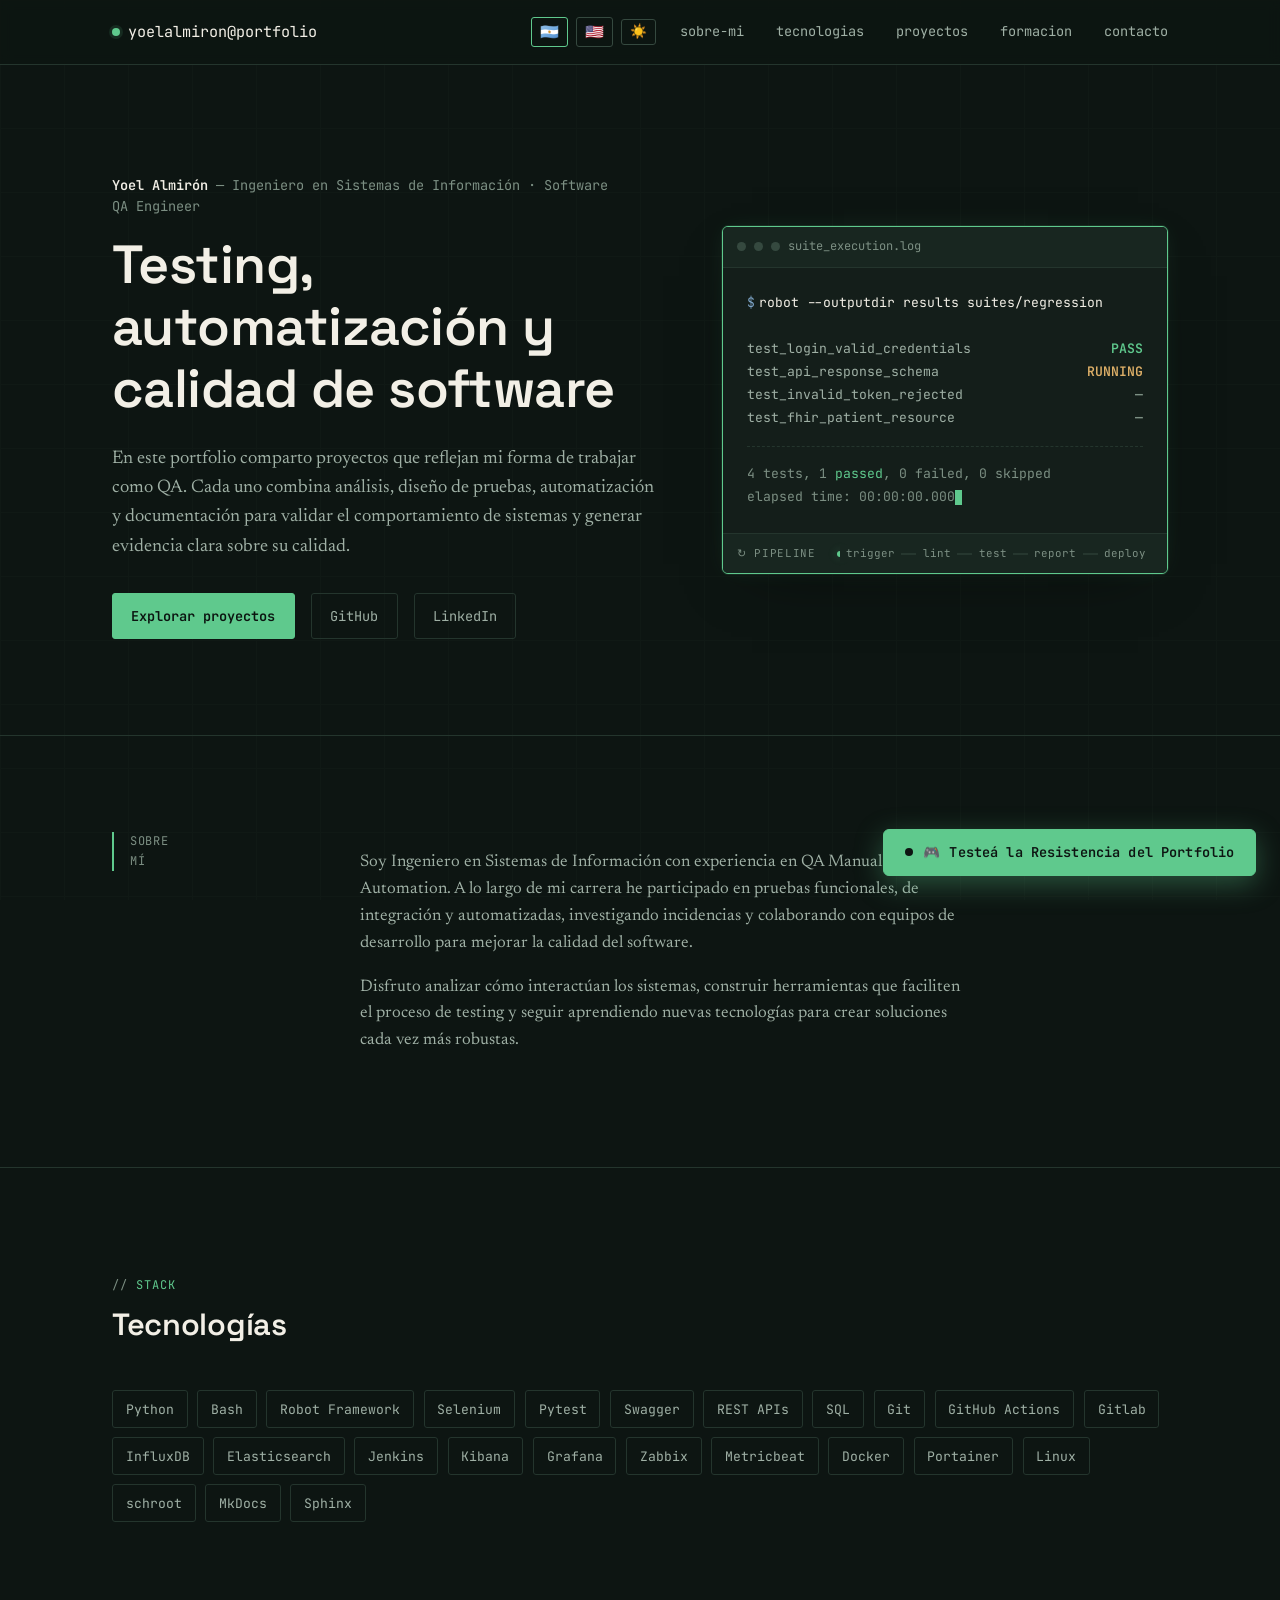
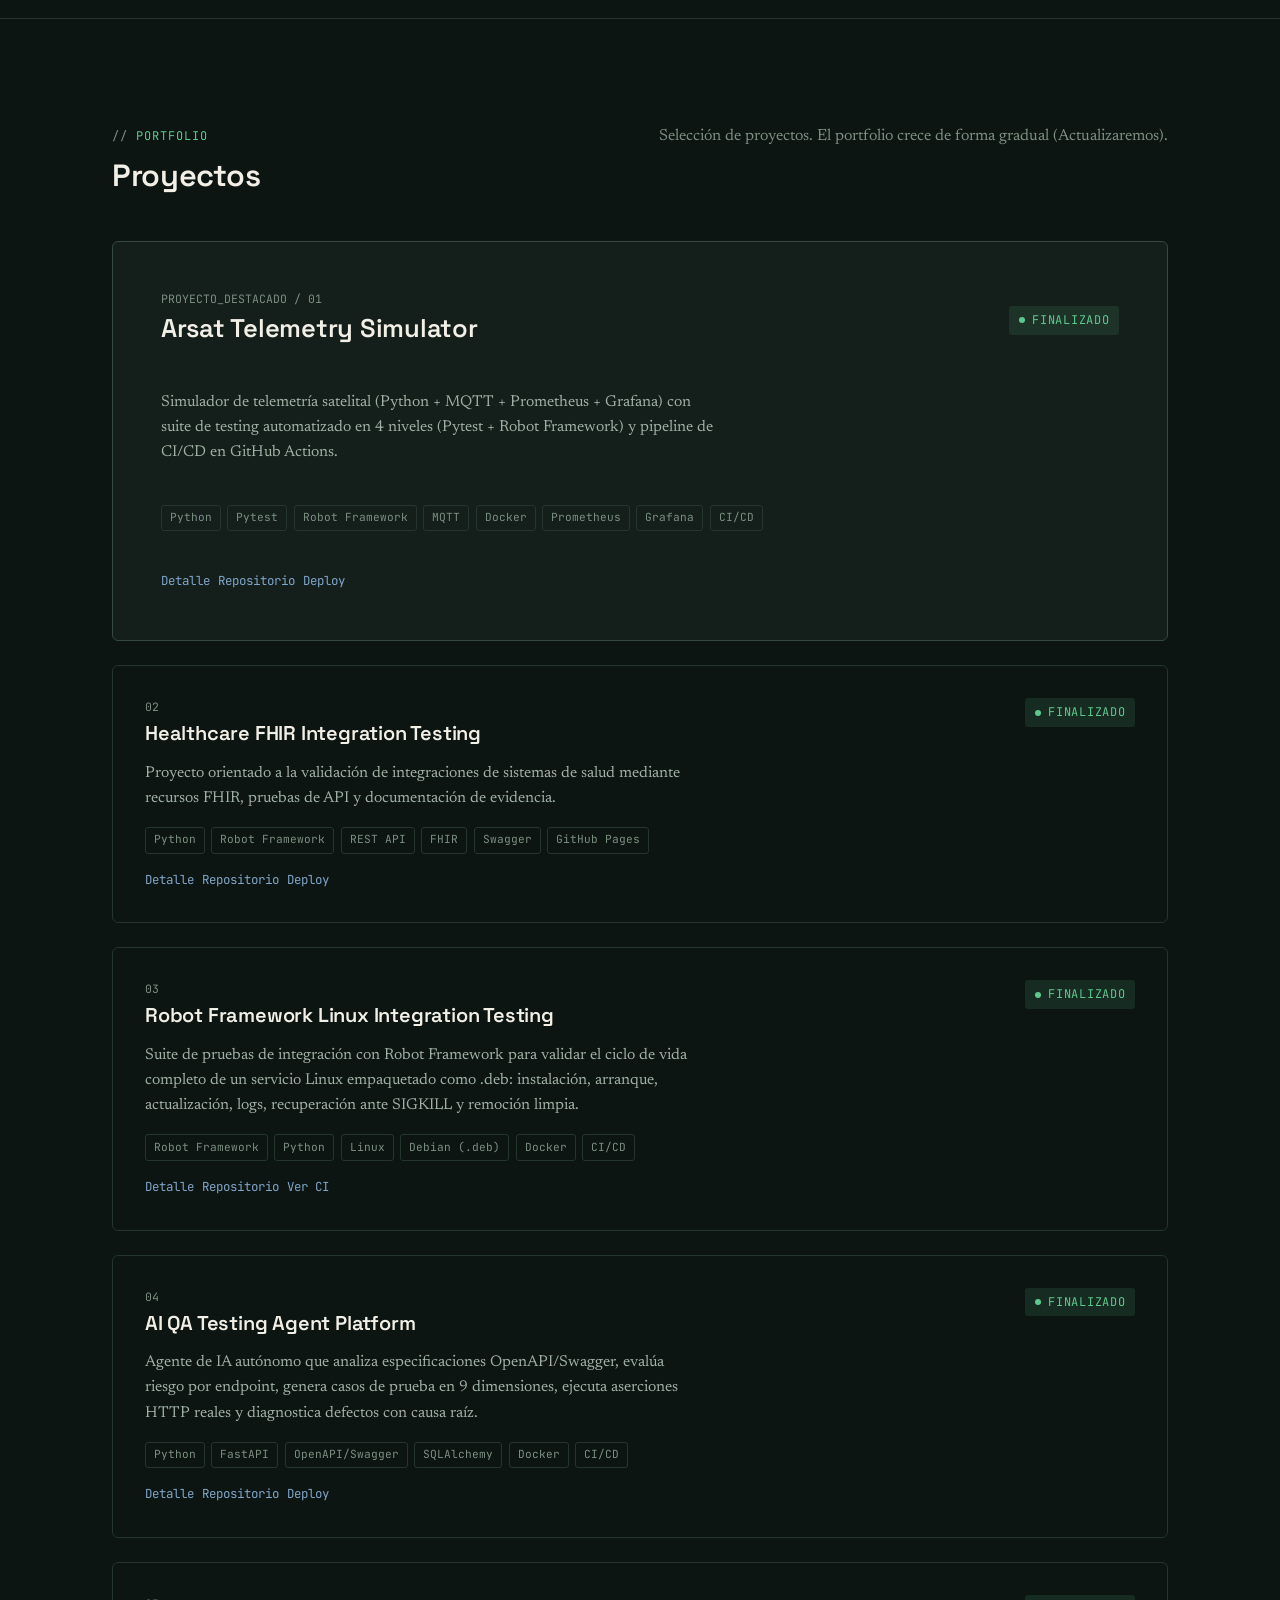
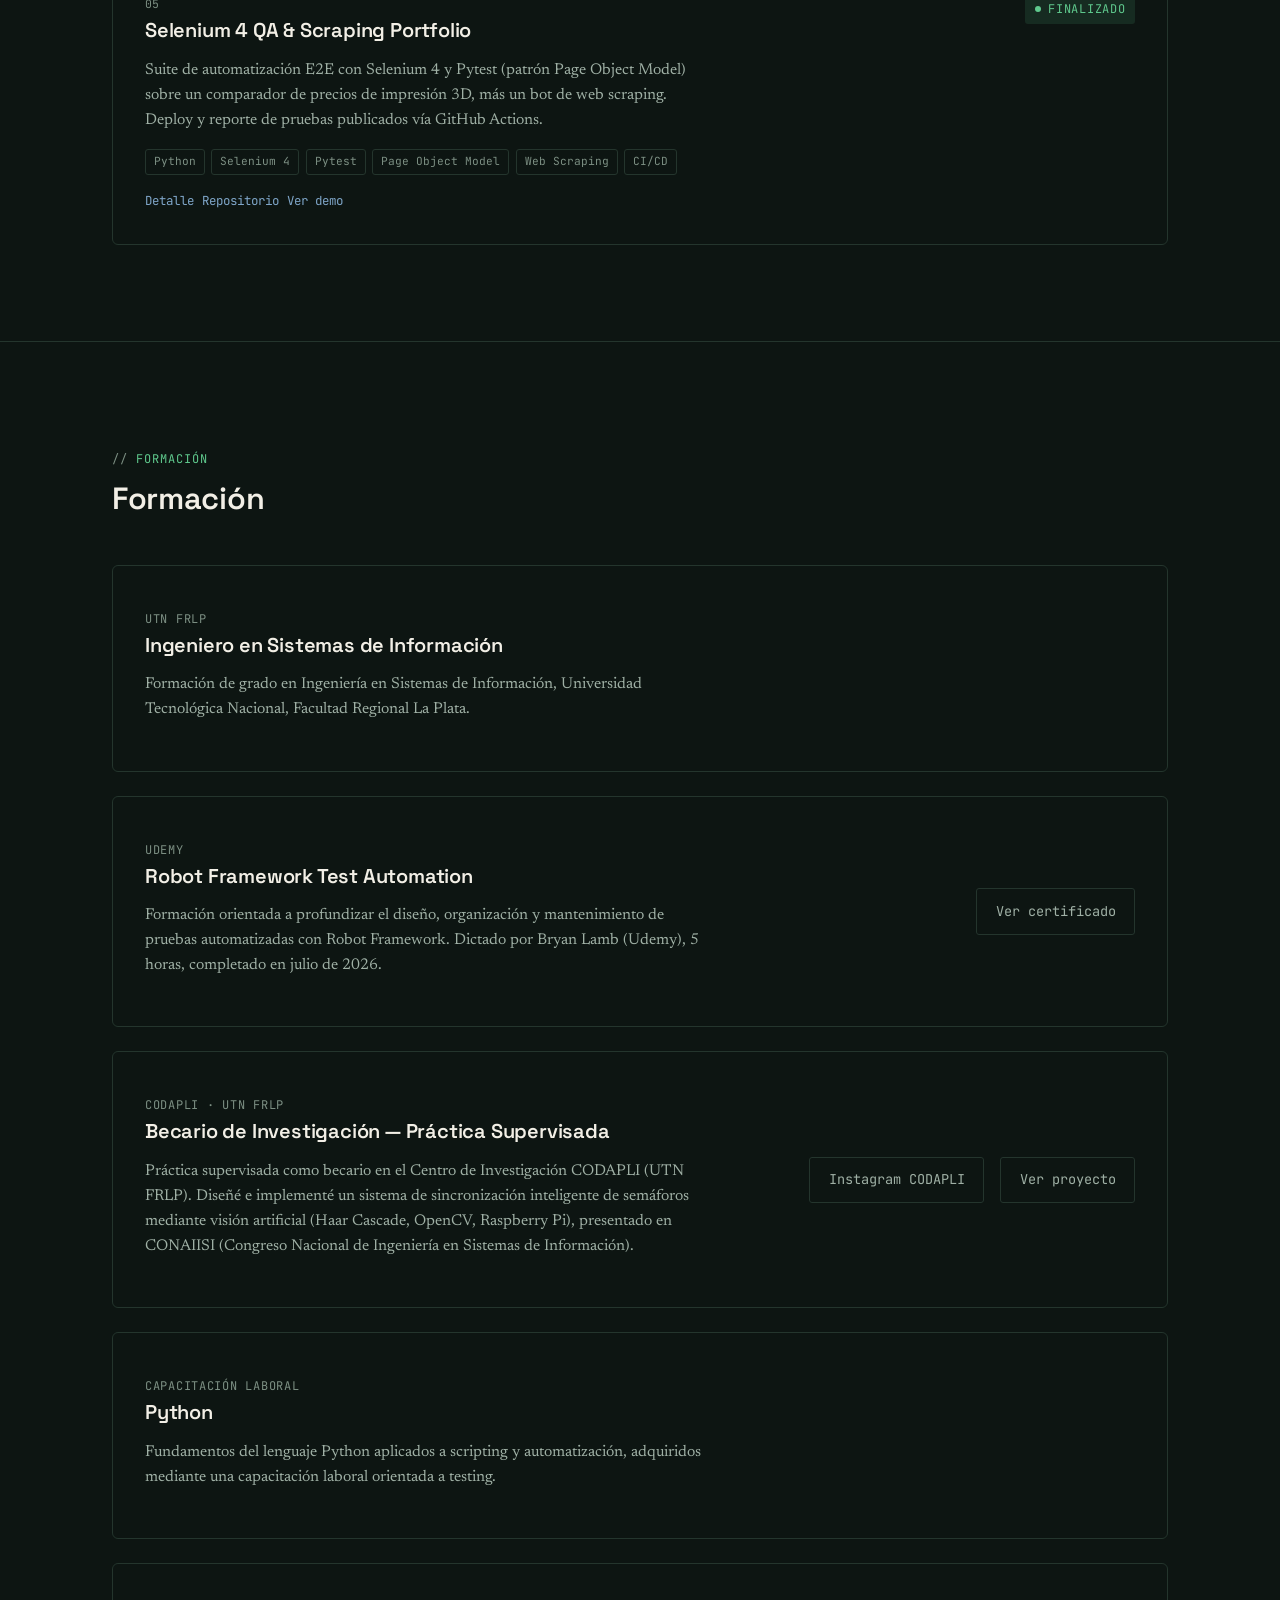
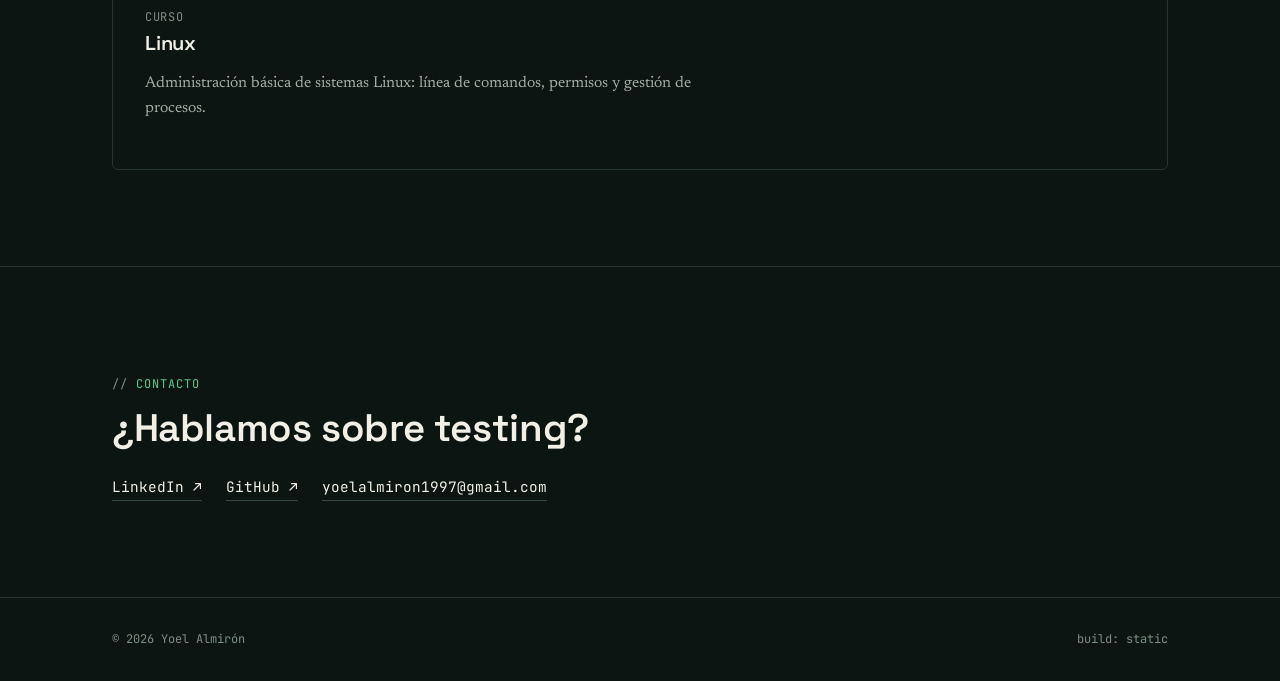
<file: index.html>
<!DOCTYPE html>
<html lang="es">
<head>
  <meta charset="UTF-8" />
  <meta name="viewport" content="width=device-width, initial-scale=1.0, viewport-fit=cover" />
  <title data-i18n="meta.title">Yoel Almirón — Tester de Software</title>
  <meta
    id="meta-description"
    name="description"
    data-i18n-attr="content:meta.description"
    content="Portfolio de Yoel Almirón, tester de software e Ingeniero en Sistemas de Información. Testing manual y automatizado, automatización con Robot Framework y Python, validación de APIs."
  />
  <link rel="icon" type="image/svg+xml" href="assets/favicon.svg" />

  <link rel="preconnect" href="https://fonts.googleapis.com" />
  <link rel="preconnect" href="https://fonts.gstatic.com" crossorigin />
  <link
    href="https://fonts.googleapis.com/css2?family=Space+Grotesk:wght@500;600;700&family=Newsreader:ital,opsz,wght@0,6..72,400;0,6..72,500;1,6..72,400&family=JetBrains+Mono:wght@400;500;600&display=swap"
    rel="stylesheet"
  />

  <link rel="stylesheet" href="styles.css" />
  <link rel="stylesheet" href="assets/game/qa-game.css" />
  <script>
    (function () {
      try {
        var t = localStorage.getItem("portfolio_theme");
        if (t === "light") document.documentElement.setAttribute("data-theme", "light");
      } catch (e) {}
    })();
  </script>
</head>
<body>
  <div class="bg-grid" aria-hidden="true"></div>

  <header class="site-nav">
    <nav class="wrap" aria-label="Navegación principal">
      <a href="#top" class="brand">
        <span class="dot" aria-hidden="true"></span>
        yoelalmiron@portfolio
      </a>
      <div class="nav-right">
        <div class="nav-controls">
          <button class="lang-toggle" type="button" data-lang="es" aria-label="Español">🇦🇷</button>
          <button class="lang-toggle" type="button" data-lang="en" aria-label="English">🇺🇸</button>
          <button class="theme-toggle" type="button" data-theme-toggle aria-label="Cambiar tema">☀️</button>
        </div>
        <button
          class="nav-toggle"
          type="button"
          data-nav-toggle
          aria-expanded="false"
          aria-controls="primary-nav"
        >
          menu
        </button>
        <ul class="nav-links" id="primary-nav" data-nav-links>
          <li><a href="#sobre-mi" data-i18n="nav.about">sobre-mi</a></li>
          <li><a href="#tecnologias" data-i18n="nav.tech">tecnologias</a></li>
          <li><a href="#proyectos" data-i18n="nav.projects">proyectos</a></li>
          <li><a href="#formacion" data-i18n="nav.education">formacion</a></li>
          <li><a href="#contacto" data-i18n="nav.contact">contacto</a></li>
        </ul>
      </div>
    </nav>
  </header>

  <main id="top">
    <!-- ============ HERO ============ -->
    <section class="hero">
      <div class="wrap">
        <div>
          <p class="hero-kicker">
            <strong>Yoel Almirón</strong> — <span data-i18n="hero.kicker">Ingeniero en Sistemas de Información · Software QA Engineer</span>
          </p>
        <h1 data-i18n="hero.title">Testing, automatización y calidad de software</h1>
        <p class="lead" data-i18n="hero.lead">
          En este portfolio comparto proyectos que reflejan mi forma de trabajar como QA. Cada uno combina análisis, diseño de pruebas, automatización y documentación para validar el comportamiento de sistemas y generar evidencia clara sobre su calidad.
        </p>
          <div class="btn-row">
            <a href="#proyectos" class="btn btn-primary" data-i18n="hero.btnExplore">Explorar proyectos</a>
            <a
              href="https://github.com/yoelalmiron1997"
              class="btn btn-ghost"
              target="_blank"
              rel="noopener noreferrer"
              >GitHub</a
            >
            <a
              href="https://www.linkedin.com/in/yoel-almiron/"
              class="btn btn-ghost"
              target="_blank"
              rel="noopener noreferrer"
              >LinkedIn</a
            >
          </div>
        </div>

        <div class="terminal" role="img" aria-label="Panel ilustrativo de ejecución de una suite de pruebas">
          <div class="terminal-bar">
            <span class="tdot" aria-hidden="true"></span>
            <span class="tdot" aria-hidden="true"></span>
            <span class="tdot" aria-hidden="true"></span>
            <span>suite_execution.log</span>
          </div>
          <div class="terminal-body" data-terminal>
            <div class="term-cmd-line">
              <span class="prompt">$</span>
              <span class="cmd" data-typewriter="robot --outputdir results suites/regression"></span
              ><span class="blink" data-cmd-cursor aria-hidden="true"></span>
            </div>
            <br />
            <div class="terminal-line" data-test-line data-final-label="PASS">
              <span class="name">test_login_valid_credentials</span>
              <span class="test-status" data-test-status>—</span>
            </div>
            <div class="terminal-line" data-test-line data-final-label="PASS">
              <span class="name">test_api_response_schema</span>
              <span class="test-status" data-test-status>—</span>
            </div>
            <div class="terminal-line" data-test-line data-final-label="PASS">
              <span class="name">test_invalid_token_rejected</span>
              <span class="test-status" data-test-status>—</span>
            </div>
            <div class="terminal-line" data-test-line data-final-label="PASS">
              <span class="name">test_fhir_patient_resource</span>
              <span class="test-status" data-test-status>—</span>
            </div>
            <div class="terminal-summary" data-term-summary>
              4 tests, <span data-term-passed>0</span> <span class="ok">passed</span>, 0 failed, 0 skipped
              <br />
              elapsed time: <span data-term-elapsed>00:00:00.000</span><span class="blink" aria-hidden="true"></span>
            </div>
          </div>
          <div class="pipeline" aria-hidden="true">
            <span class="pipeline-label">↻ pipeline</span>
            <div class="pipeline-track">
              <span class="pipeline-node" style="animation-delay:-1.8s">trigger</span>
              <span class="pipeline-node" style="animation-delay:-1s">lint</span>
              <span class="pipeline-node" style="animation-delay:0s">test</span>
              <span class="pipeline-node" style="animation-delay:1s">report</span>
              <span class="pipeline-node" style="animation-delay:1.8s">deploy</span>
              <span class="pipeline-runner"></span>
            </div>
          </div>
        </div>
      </div>
    </section>

    <!-- ============ SOBRE MÍ ============ -->
    <section class="section" id="sobre-mi">
      <div class="wrap">
        <div class="about-grid">
          <div class="label-col reveal" data-i18n-html="about.label">Sobre<br />mí</div>
          <div class="reveal">
            <p data-i18n="about.p1">
              Soy Ingeniero en Sistemas de Información con experiencia en QA Manual y Automation. 
              A lo largo de mi carrera he participado en pruebas funcionales, de integración y automatizadas, 
              investigando incidencias y colaborando con equipos de desarrollo para mejorar la calidad del software. 

            </p>
            <p data-i18n="about.p2">
              Disfruto analizar cómo interactúan los sistemas, construir herramientas que faciliten el proceso de 
              testing y seguir aprendiendo nuevas tecnologías para crear soluciones cada vez más robustas.
            </p>
          </div>
        </div>
      </div>
    </section>

    <!-- ============ TECNOLOGÍAS ============ -->
    <section class="section" id="tecnologias">
      <div class="wrap">
        <div class="section-head reveal">
          <div>
            <p class="eyebrow" data-i18n="tech.eyebrow">stack</p>
            <h2 data-i18n="tech.title">Tecnologías</h2>
          </div>
        </div>
        <div class="tech-grid reveal">
          <span class="tech-tag">Python</span>
          <span class="tech-tag">Bash</span>
          <span class="tech-tag">Robot Framework</span>
          <span class="tech-tag">Selenium</span>
          <span class="tech-tag">Pytest</span>
          <span class="tech-tag">Swagger</span>
          <span class="tech-tag">REST APIs</span>
          <span class="tech-tag">SQL</span>
          <span class="tech-tag">Git</span>
          <span class="tech-tag">GitHub Actions</span>
          <span class="tech-tag">Gitlab</span>
          <span class="tech-tag">InfluxDB</span>
          <span class="tech-tag">Elasticsearch</span>
          <span class="tech-tag">Jenkins</span>
          <span class="tech-tag">Kibana</span>
          <span class="tech-tag">Grafana</span>
          <span class="tech-tag">Zabbix</span>
          <span class="tech-tag">Metricbeat</span>
          <span class="tech-tag">Docker</span>
          <span class="tech-tag">Portainer</span>
          <span class="tech-tag">Linux</span>
          <span class="tech-tag">schroot</span>
          <span class="tech-tag">MkDocs</span>
          <span class="tech-tag">Sphinx</span>
        </div>
      </div>
    </section>

    <!-- ============ PROYECTOS ============ -->
    <section class="section" id="proyectos">
      <div class="wrap">
        <div class="section-head reveal">
          <div>
            <p class="eyebrow" data-i18n="projects.eyebrow">portfolio</p>
            <h2 data-i18n="projects.title">Proyectos</h2>
          </div>
          <p class="section-desc" data-i18n="projects.desc">Selección de proyectos. El portfolio crece de forma gradual (Actualizaremos).</p>
        </div>
        <div class="project-list" data-project-list>
          <!-- Se genera dinámicamente desde data/projects.js -->
        </div>
      </div>
    </section>

    <!-- ============ FORMACIÓN ============ -->
    <section class="section" id="formacion">
      <div class="wrap">
        <div class="section-head reveal">
          <div>
            <p class="eyebrow" data-i18n="edu.eyebrow">formación</p>
            <h2 data-i18n="edu.title">Formación</h2>
          </div>
        </div>
        <div class="edu-list">
          <div class="edu-block edu-block-single reveal">
            <div>
              <p class="edu-source">UTN FRLP</p>
              <h3 data-i18n="edu.utn.title">Ingeniero en Sistemas de Información</h3>
              <p class="project-desc" data-i18n="edu.utn.desc">
                Formación de grado en Ingeniería en Sistemas de Información, Universidad
                Tecnológica Nacional, Facultad Regional La Plata.
              </p>
            </div>
          </div>

          <div class="edu-block reveal">
            <div>
              <p class="edu-source">Udemy</p>
              <h3>Robot Framework Test Automation</h3>
              <p class="project-desc" data-i18n="edu.udemy.desc">
                Formación orientada a profundizar el diseño, organización y mantenimiento de
                pruebas automatizadas con Robot Framework. Dictado por Bryan Lamb (Udemy), 5
                horas, completado en julio de 2026.
              </p>
            </div>
            <a
              href="assets/certificates/robot-framework-level-2.jpg"
              class="btn btn-ghost"
              target="_blank"
              rel="noopener noreferrer"
              data-i18n="edu.udemy.cert"
              >Ver certificado</a
            >
          </div>

          <div class="edu-block reveal">
            <div>
              <p class="edu-source">CODAPLI · UTN FRLP</p>
              <h3 data-i18n="edu.codapli.title">Becario de Investigación — Práctica Supervisada</h3>
              <p class="project-desc" data-i18n="edu.codapli.desc">
                Práctica supervisada como becario en el Centro de Investigación CODAPLI (UTN
                FRLP). Diseñé e implementé un sistema de sincronización inteligente de
                semáforos mediante visión artificial (Haar Cascade, OpenCV, Raspberry Pi),
                presentado en CONAIISI (Congreso Nacional de Ingeniería en Sistemas de
                Información).
              </p>
            </div>
            <div class="btn-row">
              <a
                href="https://www.instagram.com/codapli/"
                class="btn btn-ghost"
                target="_blank"
                rel="noopener noreferrer"
                >Instagram CODAPLI</a
              >
              <a
                href="https://github.com/yoelalmiron1997/PS-Almiron"
                class="btn btn-ghost"
                target="_blank"
                rel="noopener noreferrer"
                data-i18n="edu.codapli.project"
                >Ver proyecto</a
              >
            </div>
          </div>

          <div class="edu-block edu-block-single reveal">
            <div>
              <p class="edu-source" data-i18n="edu.python.source">Capacitación laboral</p>
              <h3>Python</h3>
              <p class="project-desc" data-i18n="edu.python.desc">
                Fundamentos del lenguaje Python aplicados a scripting y automatización,
                adquiridos mediante una capacitación laboral orientada a testing.
              </p>
            </div>
          </div>

          <div class="edu-block edu-block-single reveal">
            <div>
              <p class="edu-source" data-i18n="edu.linux.source">Curso</p>
              <h3>Linux</h3>
              <p class="project-desc" data-i18n="edu.linux.desc">
                Administración básica de sistemas Linux: línea de comandos, permisos y gestión
                de procesos.
              </p>
            </div>
          </div>
        </div>
      </div>
    </section>

    <!-- ============ CONTACTO ============ -->
    <section class="section contact" id="contacto">
      <div class="wrap reveal">
        <p class="eyebrow" data-i18n="contact.eyebrow">contacto</p>
        <h2 data-i18n="contact.title">¿Hablamos sobre testing?</h2>
        <div class="contact-links">
          <a
            href="https://www.linkedin.com/in/yoel-almiron/"
            target="_blank"
            rel="noopener noreferrer"
            >LinkedIn ↗</a
          >
          <a href="https://github.com/yoelalmiron1997" target="_blank" rel="noopener noreferrer"
            >GitHub ↗</a
          >
          <a href="mailto:yoelalmiron1997@gmail.com">yoelalmiron1997@gmail.com</a>
        </div>
      </div>
    </section>
  </main>

  <footer class="site-footer">
    <div class="wrap">
      <span>© <span data-year>2026</span> Yoel Almirón</span>
      <span data-i18n="footer.build">build: static </span>
    </div>
  </footer>

  <script src="assets/theme.js"></script>
  <script src="assets/i18n/dictionary.js"></script>
  <script src="data/projects.js"></script>
  <script src="script.js"></script>
  <script src="assets/i18n/i18n.js"></script>
  <script src="assets/game/qa-game.js"></script>
</body>
</html>
</file>
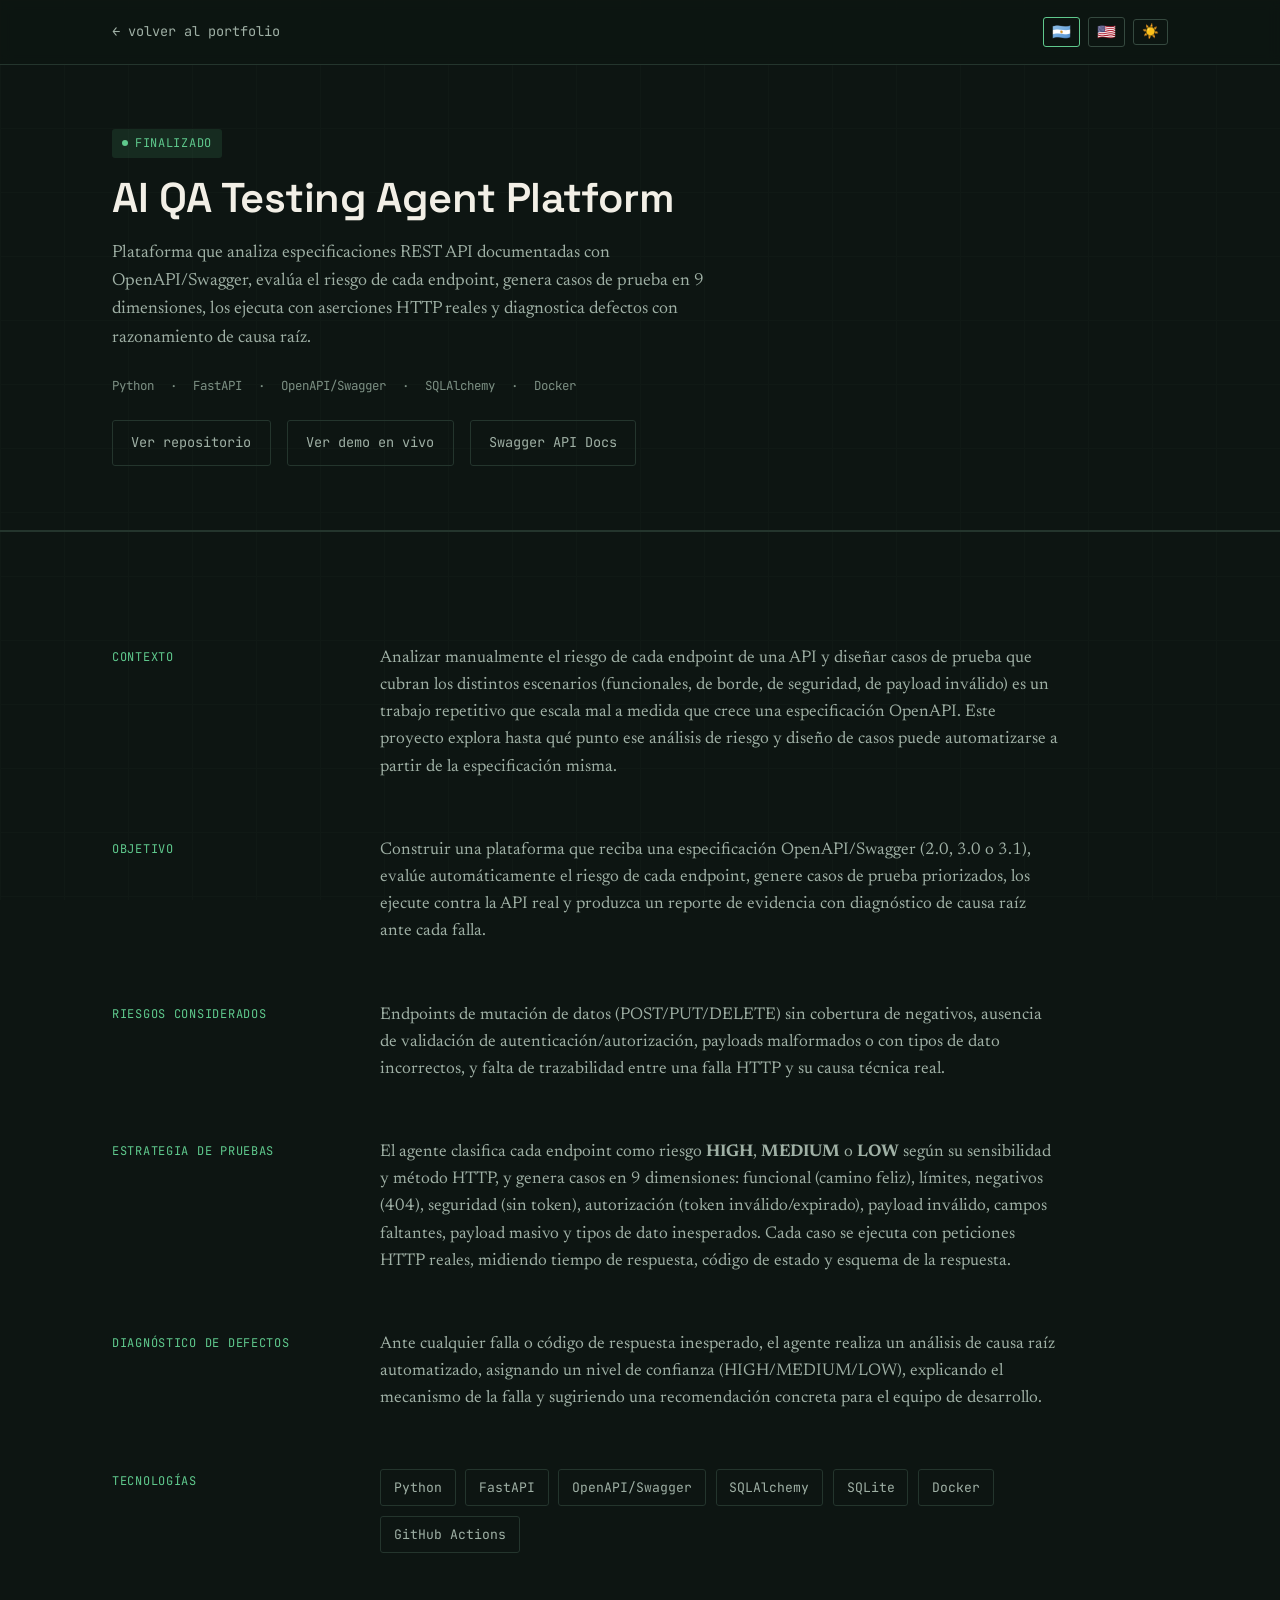
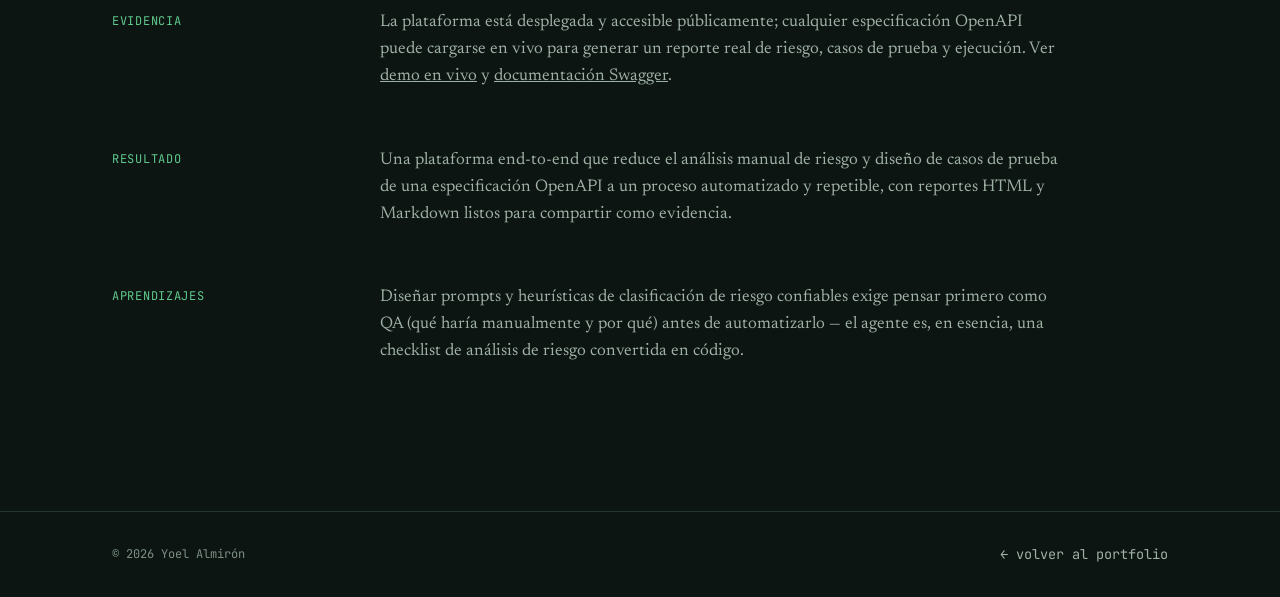
<file: projects/ai-qa-testing-agent/index.html>
<!DOCTYPE html>
<html lang="es">
<head>
  <meta charset="UTF-8" />
  <meta name="viewport" content="width=device-width, initial-scale=1.0" />
  <title data-i18n="aiqa.meta.title">AI QA Testing Agent Platform — Yoel Almirón</title>
  <meta
    id="meta-description"
    name="description"
    data-i18n-attr="content:aiqa.meta.description"
    content="Agente de IA autónomo para testing de APIs REST: análisis de riesgo, generación de casos de prueba y diagnóstico de defectos."
  />
  <link rel="icon" type="image/svg+xml" href="../../assets/favicon.svg" />

  <link rel="preconnect" href="https://fonts.googleapis.com" />
  <link rel="preconnect" href="https://fonts.gstatic.com" crossorigin />
  <link
    href="https://fonts.googleapis.com/css2?family=Space+Grotesk:wght@500;600;700&family=Newsreader:ital,opsz,wght@0,6..72,400;0,6..72,500;1,6..72,400&family=JetBrains+Mono:wght@400;500;600&display=swap"
    rel="stylesheet"
  />

  <link rel="stylesheet" href="../../styles.css" />
  <script>
    (function () {
      try {
        var t = localStorage.getItem("portfolio_theme");
        if (t === "light") document.documentElement.setAttribute("data-theme", "light");
      } catch (e) {}
    })();
  </script>
</head>
<body>
  <div class="bg-grid" aria-hidden="true"></div>

  <header class="site-nav">
    <nav class="wrap" aria-label="Navegación">
      <a href="../../index.html" class="nav-back" data-i18n="nav.back">← volver al portfolio</a>
      <div class="nav-controls">
        <button class="lang-toggle" type="button" data-lang="es" aria-label="Español">🇦🇷</button>
        <button class="lang-toggle" type="button" data-lang="en" aria-label="English">🇺🇸</button>
        <button class="theme-toggle" type="button" data-theme-toggle aria-label="Cambiar tema">☀️</button>
      </div>
    </nav>
  </header>

  <main>
    <section class="project-hero">
      <div class="wrap">
        <span class="status status-pass" data-i18n="project.status.done">Finalizado</span>
        <h1>AI QA Testing Agent Platform</h1>
        <p class="lead" data-i18n="aiqa.hero.lead">
          Plataforma que analiza especificaciones REST API documentadas con OpenAPI/Swagger,
          evalúa el riesgo de cada endpoint, genera casos de prueba en 9 dimensiones, los
          ejecuta con aserciones HTTP reales y diagnostica defectos con razonamiento de causa raíz.
        </p>
        <div class="project-meta">
          <span>Python</span>
          <span>·</span>
          <span>FastAPI</span>
          <span>·</span>
          <span>OpenAPI/Swagger</span>
          <span>·</span>
          <span>SQLAlchemy</span>
          <span>·</span>
          <span>Docker</span>
        </div>
        <div class="btn-row" style="margin-top: 1.5rem">
          <a
            href="https://github.com/yoelalmiron1997/ai-qa-testing-agent"
            class="btn btn-ghost"
            target="_blank"
            rel="noopener noreferrer"
            data-i18n="detail.viewRepo"
            >Ver repositorio</a
          >
          <a
            href="https://ai-qa-testing-agent.onrender.com"
            class="btn btn-ghost"
            target="_blank"
            rel="noopener noreferrer"
            data-i18n="detail.viewLiveDemo"
            >Ver demo en vivo</a
          >
          <a
            href="https://ai-qa-testing-agent.onrender.com/api/v1/docs"
            class="btn btn-ghost"
            target="_blank"
            rel="noopener noreferrer"
            >Swagger API Docs</a
          >
        </div>
      </div>
    </section>

    <section class="section">
      <div class="wrap">
        <dl class="detail-grid">
          <dt data-i18n="detail.context">Contexto</dt>
          <dd data-i18n="aiqa.detail.context">
            Analizar manualmente el riesgo de cada endpoint de una API y diseñar casos de
            prueba que cubran los distintos escenarios (funcionales, de borde, de seguridad,
            de payload inválido) es un trabajo repetitivo que escala mal a medida que crece
            una especificación OpenAPI. Este proyecto explora hasta qué punto ese análisis de
            riesgo y diseño de casos puede automatizarse a partir de la especificación misma.
          </dd>

          <dt data-i18n="detail.objective">Objetivo</dt>
          <dd data-i18n="aiqa.detail.objective">
            Construir una plataforma que reciba una especificación OpenAPI/Swagger (2.0, 3.0
            o 3.1), evalúe automáticamente el riesgo de cada endpoint, genere casos de prueba
            priorizados, los ejecute contra la API real y produzca un reporte de evidencia
            con diagnóstico de causa raíz ante cada falla.
          </dd>

          <dt data-i18n="detail.risks">Riesgos considerados</dt>
          <dd data-i18n="aiqa.detail.risks">
            Endpoints de mutación de datos (POST/PUT/DELETE) sin cobertura de negativos,
            ausencia de validación de autenticación/autorización, payloads malformados o con
            tipos de dato incorrectos, y falta de trazabilidad entre una falla HTTP y su causa
            técnica real.
          </dd>

          <dt data-i18n="detail.strategy">Estrategia de pruebas</dt>
          <dd data-i18n-html="aiqa.detail.strategy">
            El agente clasifica cada endpoint como riesgo <b>HIGH</b>, <b>MEDIUM</b> o
            <b>LOW</b> según su sensibilidad y método HTTP, y genera casos en 9 dimensiones:
            funcional (camino feliz), límites, negativos (404), seguridad (sin token),
            autorización (token inválido/expirado), payload inválido, campos faltantes,
            payload masivo y tipos de dato inesperados. Cada caso se ejecuta con peticiones
            HTTP reales, midiendo tiempo de respuesta, código de estado y esquema de la
            respuesta.
          </dd>

          <dt data-i18n="aiqa.detail.diagnosisTitle">Diagnóstico de defectos</dt>
          <dd data-i18n="aiqa.detail.diagnosis">
            Ante cualquier falla o código de respuesta inesperado, el agente realiza un
            análisis de causa raíz automatizado, asignando un nivel de confianza
            (HIGH/MEDIUM/LOW), explicando el mecanismo de la falla y sugiriendo una
            recomendación concreta para el equipo de desarrollo.
          </dd>

          <dt data-i18n="detail.technologies">Tecnologías</dt>
          <dd>
            <div class="tech-grid">
              <span class="tech-tag">Python</span>
              <span class="tech-tag">FastAPI</span>
              <span class="tech-tag">OpenAPI/Swagger</span>
              <span class="tech-tag">SQLAlchemy</span>
              <span class="tech-tag">SQLite</span>
              <span class="tech-tag">Docker</span>
              <span class="tech-tag">GitHub Actions</span>
            </div>
          </dd>

          <dt data-i18n="detail.evidence">Evidencia</dt>
          <dd data-i18n-html="aiqa.detail.evidence">
            La plataforma está desplegada y accesible públicamente; cualquier especificación
            OpenAPI puede cargarse en vivo para generar un reporte real de riesgo, casos de
            prueba y ejecución. Ver
            <a href="https://ai-qa-testing-agent.onrender.com" target="_blank" rel="noopener noreferrer">demo en vivo</a>
            y
            <a href="https://ai-qa-testing-agent.onrender.com/api/v1/docs" target="_blank" rel="noopener noreferrer">documentación Swagger</a>.
          </dd>

          <dt data-i18n="detail.result">Resultado</dt>
          <dd data-i18n="aiqa.detail.result">
            Una plataforma end-to-end que reduce el análisis manual de riesgo y diseño de
            casos de prueba de una especificación OpenAPI a un proceso automatizado y
            repetible, con reportes HTML y Markdown listos para compartir como evidencia.
          </dd>

          <dt data-i18n="detail.learnings">Aprendizajes</dt>
          <dd data-i18n="aiqa.detail.learnings">
            Diseñar prompts y heurísticas de clasificación de riesgo confiables exige pensar
            primero como QA (qué haría manualmente y por qué) antes de automatizarlo — el
            agente es, en esencia, una checklist de análisis de riesgo convertida en código.
          </dd>
        </dl>
      </div>
    </section>
  </main>

  <footer class="site-footer">
    <div class="wrap">
      <span>© <span data-year>2026</span> Yoel Almirón</span>
      <a href="../../index.html" class="nav-back" data-i18n="nav.back">← volver al portfolio</a>
    </div>
  </footer>

  <script src="../../assets/theme.js"></script>
  <script src="../../assets/i18n/dictionary.js"></script>
  <script src="../../assets/i18n/i18n.js"></script>
  <script src="../../script.js"></script>
</body>
</html>
</file>
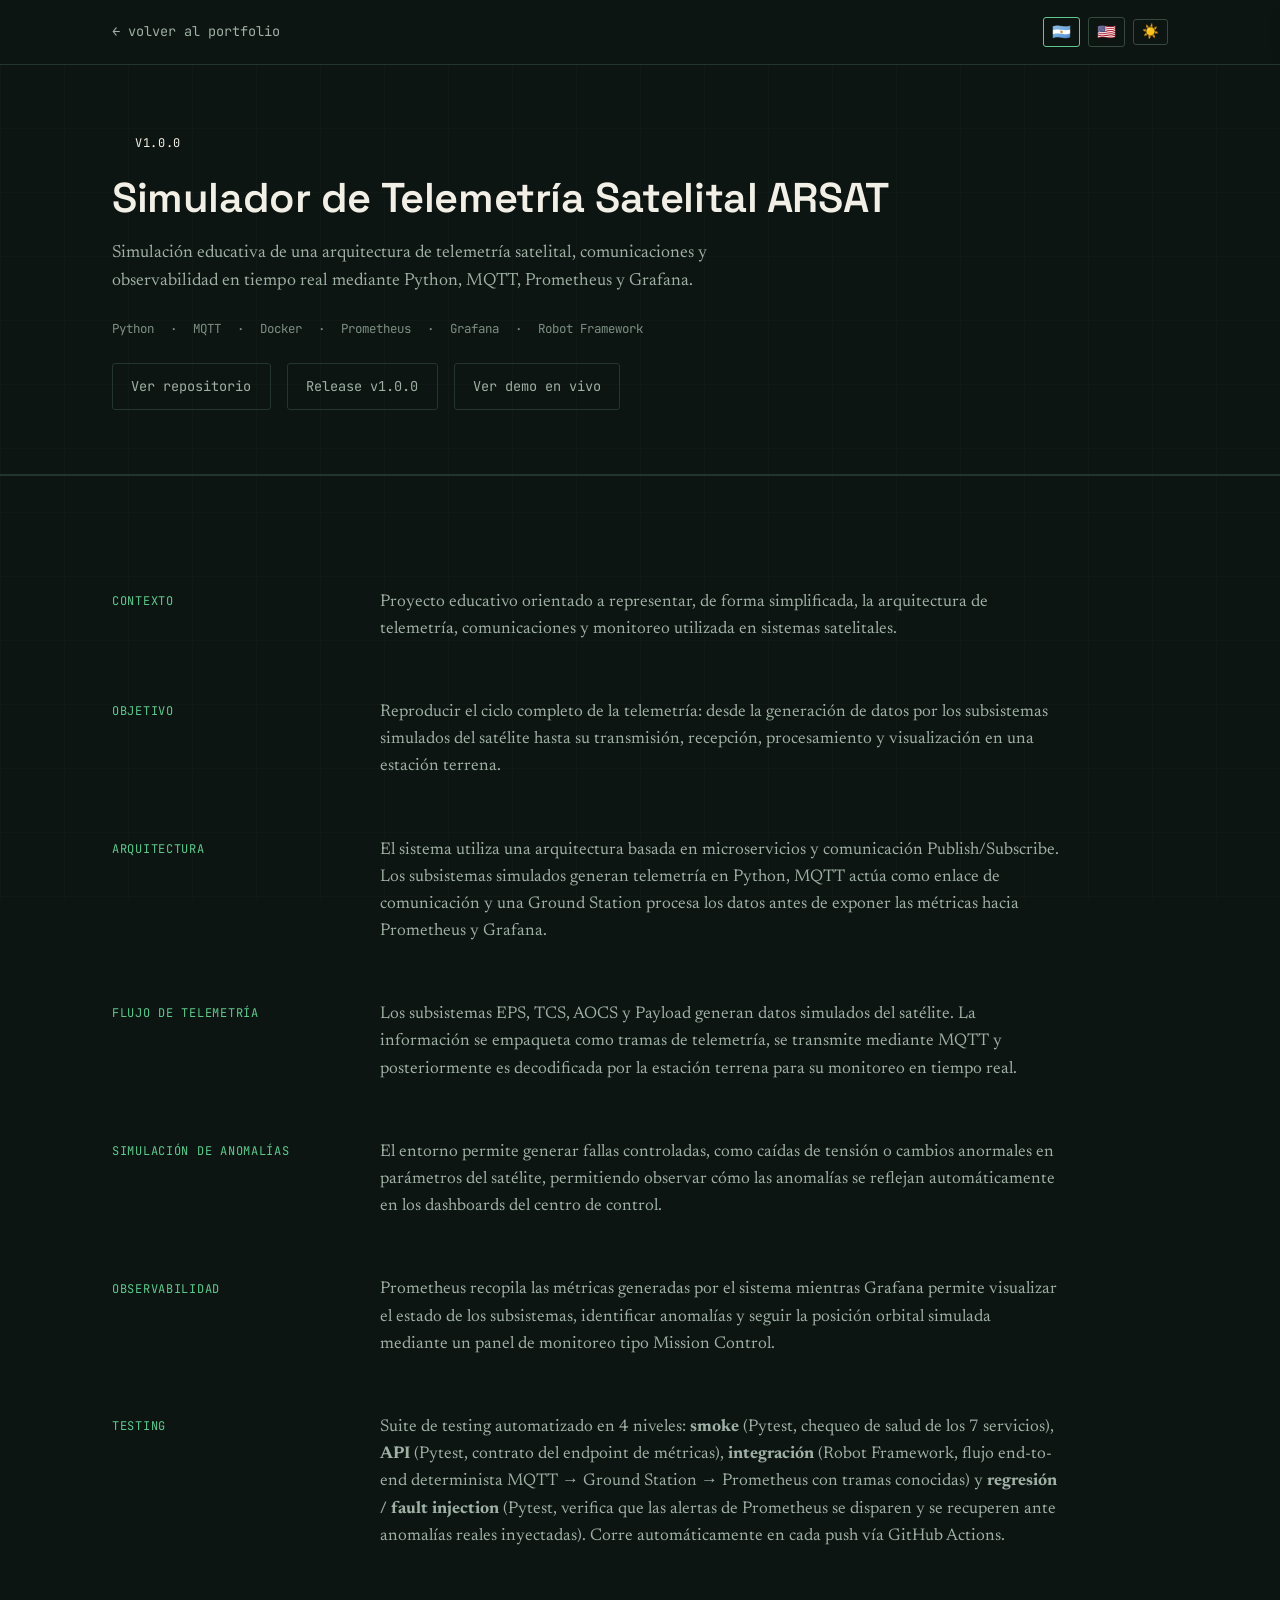
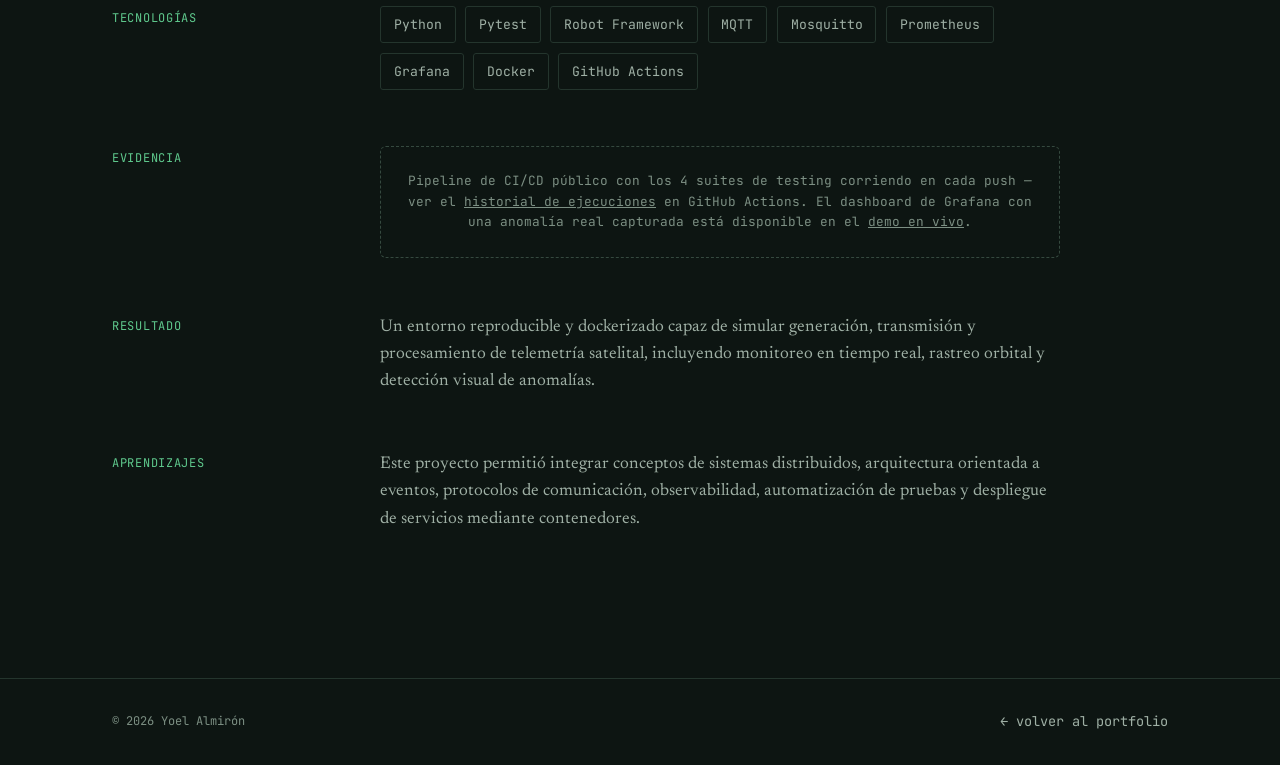
<file: projects/arsat-telemetry-simulator/index.html>
<!DOCTYPE html>
<html lang="es">
<head>
  <meta charset="UTF-8" />
  <meta name="viewport" content="width=device-width, initial-scale=1.0" />

  <title data-i18n="arsat.meta.title">Simulador de Telemetría Satelital ARSAT — Yoel Almirón</title>

  <meta
    id="meta-description"
    name="description"
    data-i18n-attr="content:arsat.meta.description"
    content="Proyecto educativo de simulación de telemetría satelital con Python, MQTT, Prometheus, Grafana, Docker y Robot Framework."
  />

  <link rel="icon" type="image/svg+xml" href="../../assets/favicon.svg" />

  <link rel="preconnect" href="https://fonts.googleapis.com" />
  <link rel="preconnect" href="https://fonts.gstatic.com" crossorigin />

  <link
    href="https://fonts.googleapis.com/css2?family=Space+Grotesk:wght@500;600;700&family=Newsreader:ital,opsz,wght@0,6..72,400;0,6..72,500;1,6..72,400&family=JetBrains+Mono:wght@400;500;600&display=swap"
    rel="stylesheet"
  />

  <link rel="stylesheet" href="../../styles.css" />
  <script>
    (function () {
      try {
        var t = localStorage.getItem("portfolio_theme");
        if (t === "light") document.documentElement.setAttribute("data-theme", "light");
      } catch (e) {}
    })();
  </script>
</head>

<body>
  <div class="bg-grid" aria-hidden="true"></div>

  <header class="site-nav">
    <nav class="wrap" aria-label="Navegación">
      <a href="../../index.html" class="nav-back" data-i18n="nav.back">← volver al portfolio</a>
      <div class="nav-controls">
        <button class="lang-toggle" type="button" data-lang="es" aria-label="Español">🇦🇷</button>
        <button class="lang-toggle" type="button" data-lang="en" aria-label="English">🇺🇸</button>
        <button class="theme-toggle" type="button" data-theme-toggle aria-label="Cambiar tema">☀️</button>
      </div>
    </nav>
  </header>

  <main>

    <!-- HERO -->
    <section class="project-hero">
      <div class="wrap">

        <span class="status">v1.0.0</span>

        <h1 data-i18n="arsat.hero.title">Simulador de Telemetría Satelital ARSAT</h1>

        <p class="lead" data-i18n="arsat.hero.lead">
          Simulación educativa de una arquitectura de telemetría satelital,
          comunicaciones y observabilidad en tiempo real mediante Python,
          MQTT, Prometheus y Grafana.
        </p>

        <div class="project-meta">
          <span>Python</span>
          <span>·</span>
          <span>MQTT</span>
          <span>·</span>
          <span>Docker</span>
          <span>·</span>
          <span>Prometheus</span>
          <span>·</span>
          <span>Grafana</span>
          <span>·</span>
          <span>Robot Framework</span>
        </div>

        <div class="btn-row" style="margin-top: 1.5rem">

          <a
            href="https://github.com/yoelalmiron1997/arsat-telemetry-simulator"
            class="btn btn-ghost"
            target="_blank"
            rel="noopener noreferrer"
            data-i18n="detail.viewRepo"
          >
            Ver repositorio
          </a>

          <a
            href="https://github.com/yoelalmiron1997/arsat-telemetry-simulator/releases/tag/v1.0.0"
            class="btn btn-ghost"
            target="_blank"
            rel="noopener noreferrer"
          >
            Release v1.0.0
          </a>

          <a
            href="https://snapshots.raintank.io/dashboard/snapshot/PQ49MNRfXkyY8Il9dfPuyUodAw8nV3GQ?orgId=0&from=2026-07-22T14:42:19.854Z&to=2026-07-22T15:12:19.854Z&timezone=browser&refresh=5s"
            class="btn btn-ghost"
            target="_blank"
            rel="noopener noreferrer"
            data-i18n="arsat.hero.viewDemo"
          >
            Ver demo en vivo
          </a>

        </div>
      </div>
    </section>


    <!-- DETALLE -->
    <section class="section">
      <div class="wrap">

        <dl class="detail-grid">

          <dt data-i18n="detail.context">Contexto</dt>

          <dd data-i18n="arsat.detail.context">
            Proyecto educativo orientado a representar, de forma simplificada,
            la arquitectura de telemetría, comunicaciones y monitoreo utilizada
            en sistemas satelitales.
          </dd>


          <dt data-i18n="detail.objective">Objetivo</dt>

          <dd data-i18n="arsat.detail.objective">
            Reproducir el ciclo completo de la telemetría: desde la generación
            de datos por los subsistemas simulados del satélite hasta su
            transmisión, recepción, procesamiento y visualización en una
            estación terrena.
          </dd>


          <dt data-i18n="detail.architecture">Arquitectura</dt>

          <dd data-i18n="arsat.detail.architecture">
            El sistema utiliza una arquitectura basada en microservicios y
            comunicación Publish/Subscribe. Los subsistemas simulados generan
            telemetría en Python, MQTT actúa como enlace de comunicación y una
            Ground Station procesa los datos antes de exponer las métricas hacia
            Prometheus y Grafana.
          </dd>


          <dt data-i18n="arsat.detail.telemetryFlowTitle">Flujo de telemetría</dt>

          <dd data-i18n="arsat.detail.telemetryFlow">
            Los subsistemas EPS, TCS, AOCS y Payload generan datos simulados
            del satélite. La información se empaqueta como tramas de telemetría,
            se transmite mediante MQTT y posteriormente es decodificada por la
            estación terrena para su monitoreo en tiempo real.
          </dd>


          <dt data-i18n="arsat.detail.anomalyTitle">Simulación de anomalías</dt>

          <dd data-i18n="arsat.detail.anomaly">
            El entorno permite generar fallas controladas, como caídas de
            tensión o cambios anormales en parámetros del satélite, permitiendo
            observar cómo las anomalías se reflejan automáticamente en los
            dashboards del centro de control.
          </dd>


          <dt data-i18n="arsat.detail.observabilityTitle">Observabilidad</dt>

          <dd data-i18n="arsat.detail.observability">
            Prometheus recopila las métricas generadas por el sistema mientras
            Grafana permite visualizar el estado de los subsistemas,
            identificar anomalías y seguir la posición orbital simulada
            mediante un panel de monitoreo tipo Mission Control.
          </dd>


          <dt data-i18n="detail.testing">Testing</dt>

          <dd data-i18n-html="arsat.detail.testing">
            Suite de testing automatizado en 4 niveles: <b>smoke</b> (Pytest, chequeo de
            salud de los 7 servicios), <b>API</b> (Pytest, contrato del endpoint de métricas),
            <b>integración</b> (Robot Framework, flujo end-to-end determinista MQTT →
            Ground Station → Prometheus con tramas conocidas) y <b>regresión / fault
            injection</b> (Pytest, verifica que las alertas de Prometheus se disparen y se
            recuperen ante anomalías reales inyectadas). Corre automáticamente en cada push
            vía GitHub Actions.
          </dd>


          <dt data-i18n="detail.technologies">Tecnologías</dt>

          <dd>
            <div class="tech-grid">
              <span class="tech-tag">Python</span>
              <span class="tech-tag">Pytest</span>
              <span class="tech-tag">Robot Framework</span>
              <span class="tech-tag">MQTT</span>
              <span class="tech-tag">Mosquitto</span>
              <span class="tech-tag">Prometheus</span>
              <span class="tech-tag">Grafana</span>
              <span class="tech-tag">Docker</span>
              <span class="tech-tag">GitHub Actions</span>
            </div>
          </dd>


          <dt data-i18n="detail.evidence">Evidencia</dt>

          <dd>
            <div class="evidence-block" data-i18n-html="arsat.detail.evidence">
              Pipeline de CI/CD público con los 4 suites de testing corriendo en cada push —
              ver el
              <a href="https://github.com/yoelalmiron1997/arsat-telemetry-simulator/actions/workflows/ci.yml" target="_blank" rel="noopener noreferrer">historial de ejecuciones</a>
              en GitHub Actions. El dashboard de Grafana con una anomalía real capturada está
              disponible en el
              <a href="https://snapshots.raintank.io/dashboard/snapshot/PQ49MNRfXkyY8Il9dfPuyUodAw8nV3GQ?orgId=0&from=2026-07-22T14:42:19.854Z&to=2026-07-22T15:12:19.854Z&timezone=browser&refresh=5s" target="_blank" rel="noopener noreferrer">demo en vivo</a>.
            </div>
          </dd>


          <dt data-i18n="detail.result">Resultado</dt>

          <dd data-i18n="arsat.detail.result">
            Un entorno reproducible y dockerizado capaz de simular generación,
            transmisión y procesamiento de telemetría satelital, incluyendo
            monitoreo en tiempo real, rastreo orbital y detección visual de
            anomalías.
          </dd>


          <dt data-i18n="detail.learnings">Aprendizajes</dt>

          <dd data-i18n="arsat.detail.learnings">
            Este proyecto permitió integrar conceptos de sistemas distribuidos,
            arquitectura orientada a eventos, protocolos de comunicación,
            observabilidad, automatización de pruebas y despliegue de servicios
            mediante contenedores.
          </dd>

        </dl>

      </div>
    </section>

  </main>


  <footer class="site-footer">
    <div class="wrap">

      <span>
        © <span data-year>2026</span> Yoel Almirón
      </span>

      <a href="../../index.html" class="nav-back" data-i18n="nav.back">
        ← volver al portfolio
      </a>

    </div>
  </footer>

  <script src="../../assets/theme.js"></script>
  <script src="../../assets/i18n/dictionary.js"></script>
  <script src="../../assets/i18n/i18n.js"></script>
  <script src="../../script.js"></script>

</body>
</html>
</file>
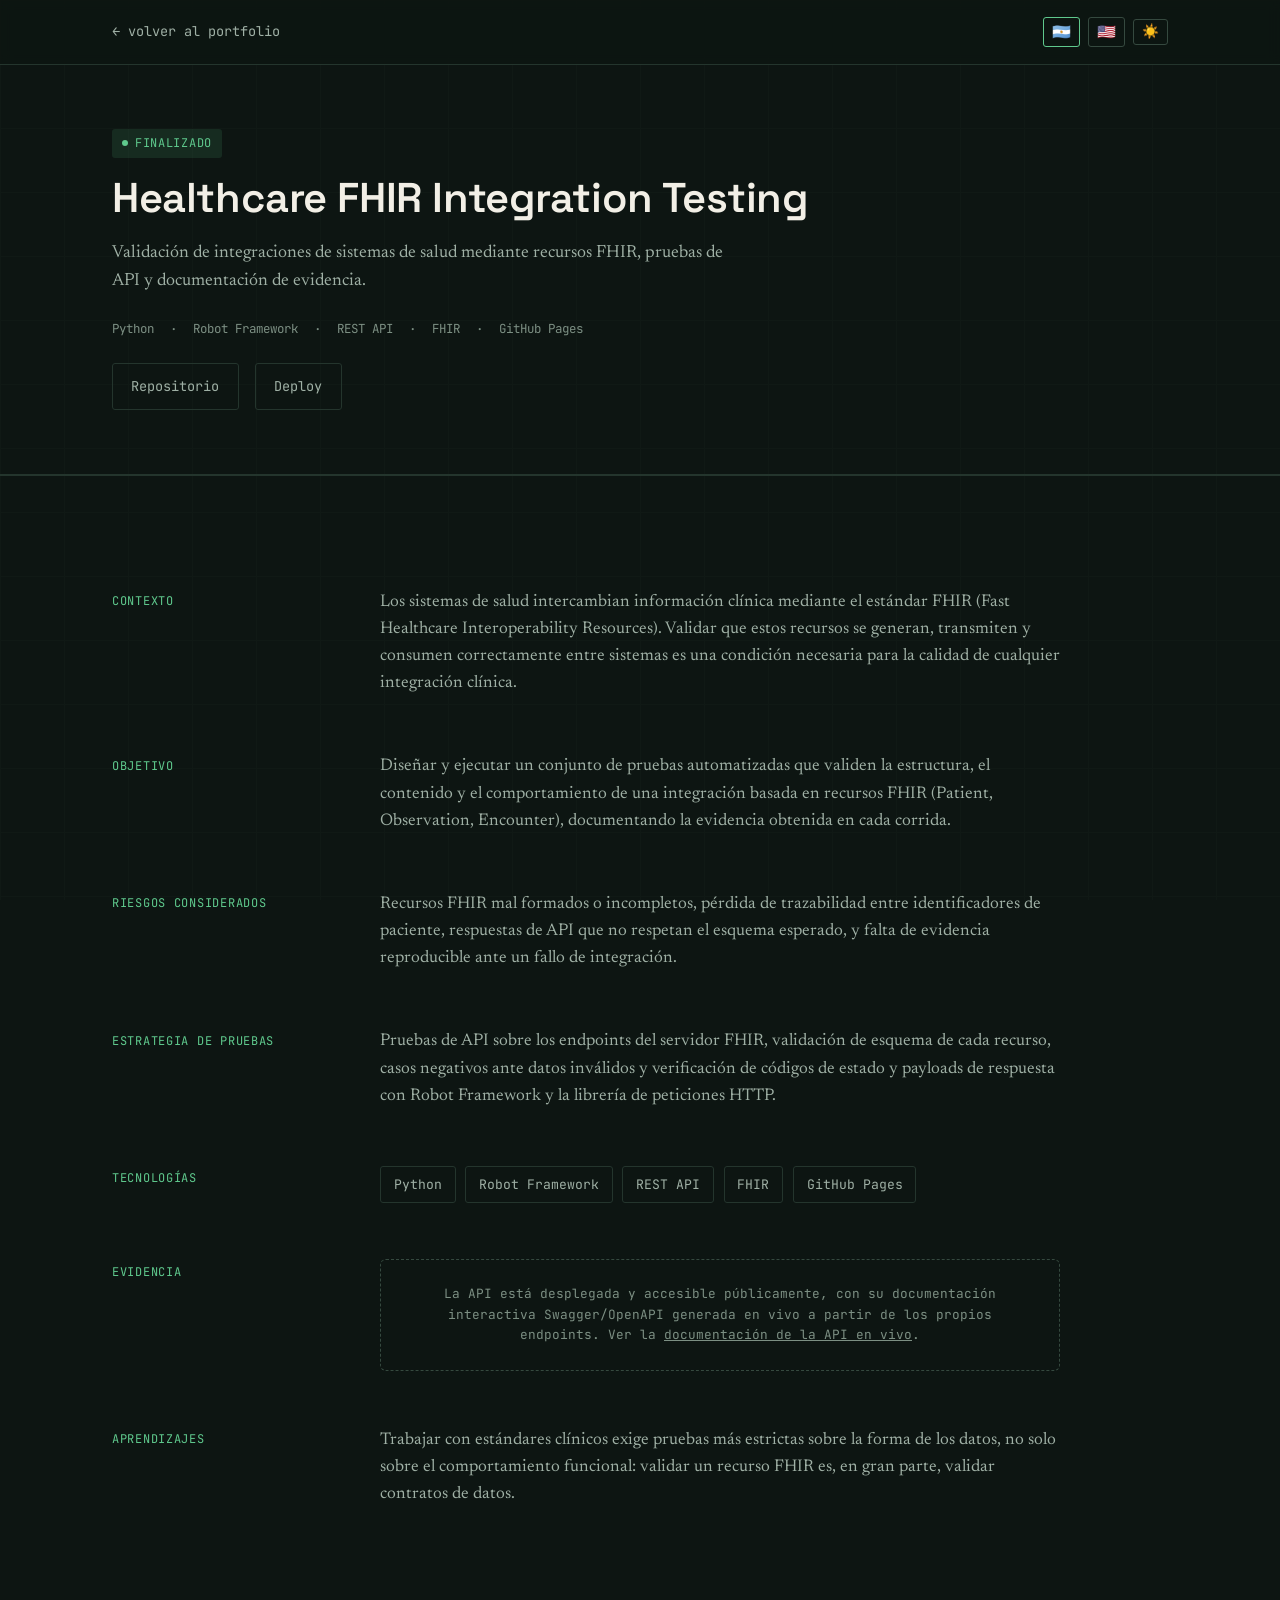
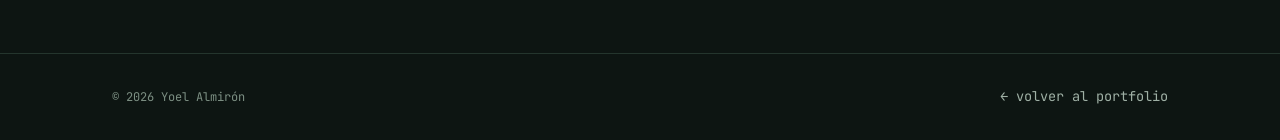
<file: projects/healthcare-fhir/index.html>
<!DOCTYPE html>
<html lang="es">
<head>
  <meta charset="UTF-8" />
  <meta name="viewport" content="width=device-width, initial-scale=1.0" />
  <title data-i18n="fhir.meta.title">Healthcare FHIR Integration Testing — Yoel Almirón</title>
  <meta
    id="meta-description"
    name="description"
    data-i18n-attr="content:fhir.meta.description"
    content="Validación de integraciones de sistemas de salud mediante recursos FHIR, pruebas de API y documentación de evidencia."
  />
  <link rel="icon" type="image/svg+xml" href="../../assets/favicon.svg" />

  <link rel="preconnect" href="https://fonts.googleapis.com" />
  <link rel="preconnect" href="https://fonts.gstatic.com" crossorigin />
  <link
    href="https://fonts.googleapis.com/css2?family=Space+Grotesk:wght@500;600;700&family=Newsreader:ital,opsz,wght@0,6..72,400;0,6..72,500;1,6..72,400&family=JetBrains+Mono:wght@400;500;600&display=swap"
    rel="stylesheet"
  />

  <link rel="stylesheet" href="../../styles.css" />
  <script>
    (function () {
      try {
        var t = localStorage.getItem("portfolio_theme");
        if (t === "light") document.documentElement.setAttribute("data-theme", "light");
      } catch (e) {}
    })();
  </script>
</head>
<body>
  <div class="bg-grid" aria-hidden="true"></div>

  <header class="site-nav">
    <nav class="wrap" aria-label="Navegación">
      <a href="../../index.html" class="nav-back" data-i18n="nav.back">← volver al portfolio</a>
      <div class="nav-controls">
        <button class="lang-toggle" type="button" data-lang="es" aria-label="Español">🇦🇷</button>
        <button class="lang-toggle" type="button" data-lang="en" aria-label="English">🇺🇸</button>
        <button class="theme-toggle" type="button" data-theme-toggle aria-label="Cambiar tema">☀️</button>
      </div>
    </nav>
  </header>

  <main>
    <section class="project-hero">
      <div class="wrap">
        <span class="status status-pass" data-i18n="project.status.done">Finalizado</span>
        <h1>Healthcare FHIR Integration Testing</h1>
        <p class="lead" data-i18n="fhir.hero.lead">
          Validación de integraciones de sistemas de salud mediante recursos FHIR, pruebas de API
          y documentación de evidencia.
        </p>
        <div class="project-meta">
          <span>Python</span>
          <span>·</span>
          <span>Robot Framework</span>
          <span>·</span>
          <span>REST API</span>
          <span>·</span>
          <span>FHIR</span>
          <span>·</span>
          <span>GitHub Pages</span>
        </div>
        <div class="btn-row" style="margin-top: 1.5rem">
          <a
            href="https://github.com/yoelalmiron1997/healthcare-fhir-integration"
            class="btn btn-ghost"
            target="_blank"
            rel="noopener noreferrer"
            data-i18n="detail.repo"
            >Repositorio</a
          >
          <a
            href="https://healthcare-fhir-api.onrender.com/docs"
            class="btn btn-ghost"
            target="_blank"
            rel="noopener noreferrer"
            data-i18n="detail.deploy"
            >Deploy</a
          >
        </div>
      </div>
    </section>

    <section class="section">
      <div class="wrap">
        <dl class="detail-grid">
          <dt data-i18n="detail.context">Contexto</dt>
          <dd data-i18n="fhir.detail.context">
            Los sistemas de salud intercambian información clínica mediante el estándar FHIR
            (Fast Healthcare Interoperability Resources). Validar que estos recursos se generan,
            transmiten y consumen correctamente entre sistemas es una condición necesaria para la
            calidad de cualquier integración clínica.
          </dd>

          <dt data-i18n="detail.objective">Objetivo</dt>
          <dd data-i18n="fhir.detail.objective">
            Diseñar y ejecutar un conjunto de pruebas automatizadas que validen la estructura, el
            contenido y el comportamiento de una integración basada en recursos FHIR (Patient,
            Observation, Encounter), documentando la evidencia obtenida en cada corrida.
          </dd>

          <dt data-i18n="detail.risks">Riesgos considerados</dt>
          <dd data-i18n="fhir.detail.risks">
            Recursos FHIR mal formados o incompletos, pérdida de trazabilidad entre identificadores
            de paciente, respuestas de API que no respetan el esquema esperado, y falta de
            evidencia reproducible ante un fallo de integración.
          </dd>

          <dt data-i18n="detail.strategy">Estrategia de pruebas</dt>
          <dd data-i18n="fhir.detail.strategy">
            Pruebas de API sobre los endpoints del servidor FHIR, validación de esquema de cada
            recurso, casos negativos ante datos inválidos y verificación de códigos de estado y
            payloads de respuesta con Robot Framework y la librería de peticiones HTTP.
          </dd>

          <dt data-i18n="detail.technologies">Tecnologías</dt>
          <dd>
            <div class="tech-grid">
              <span class="tech-tag">Python</span>
              <span class="tech-tag">Robot Framework</span>
              <span class="tech-tag">REST API</span>
              <span class="tech-tag">FHIR</span>
              <span class="tech-tag">GitHub Pages</span>
            </div>
          </dd>

          <dt data-i18n="detail.evidence">Evidencia</dt>
          <dd>
            <div class="evidence-block" data-i18n-html="fhir.detail.evidence">
              La API está desplegada y accesible públicamente, con su documentación interactiva
              Swagger/OpenAPI generada en vivo a partir de los propios endpoints. Ver la
              <a href="https://healthcare-fhir-api.onrender.com/docs" target="_blank" rel="noopener noreferrer">documentación de la API en vivo</a>.
            </div>
          </dd>

          <dt data-i18n="detail.learnings">Aprendizajes</dt>
          <dd data-i18n="fhir.detail.learnings">
            Trabajar con estándares clínicos exige pruebas más estrictas sobre la forma de los
            datos, no solo sobre el comportamiento funcional: validar un recurso FHIR es, en gran
            parte, validar contratos de datos.
          </dd>
        </dl>
      </div>
    </section>
  </main>

  <footer class="site-footer">
    <div class="wrap">
      <span>© <span data-year>2026</span> Yoel Almirón</span>
      <a href="../../index.html" class="nav-back" data-i18n="nav.back">← volver al portfolio</a>
    </div>
  </footer>

  <script src="../../assets/theme.js"></script>
  <script src="../../assets/i18n/dictionary.js"></script>
  <script src="../../assets/i18n/i18n.js"></script>
  <script src="../../script.js"></script>
</body>
</html>
</file>
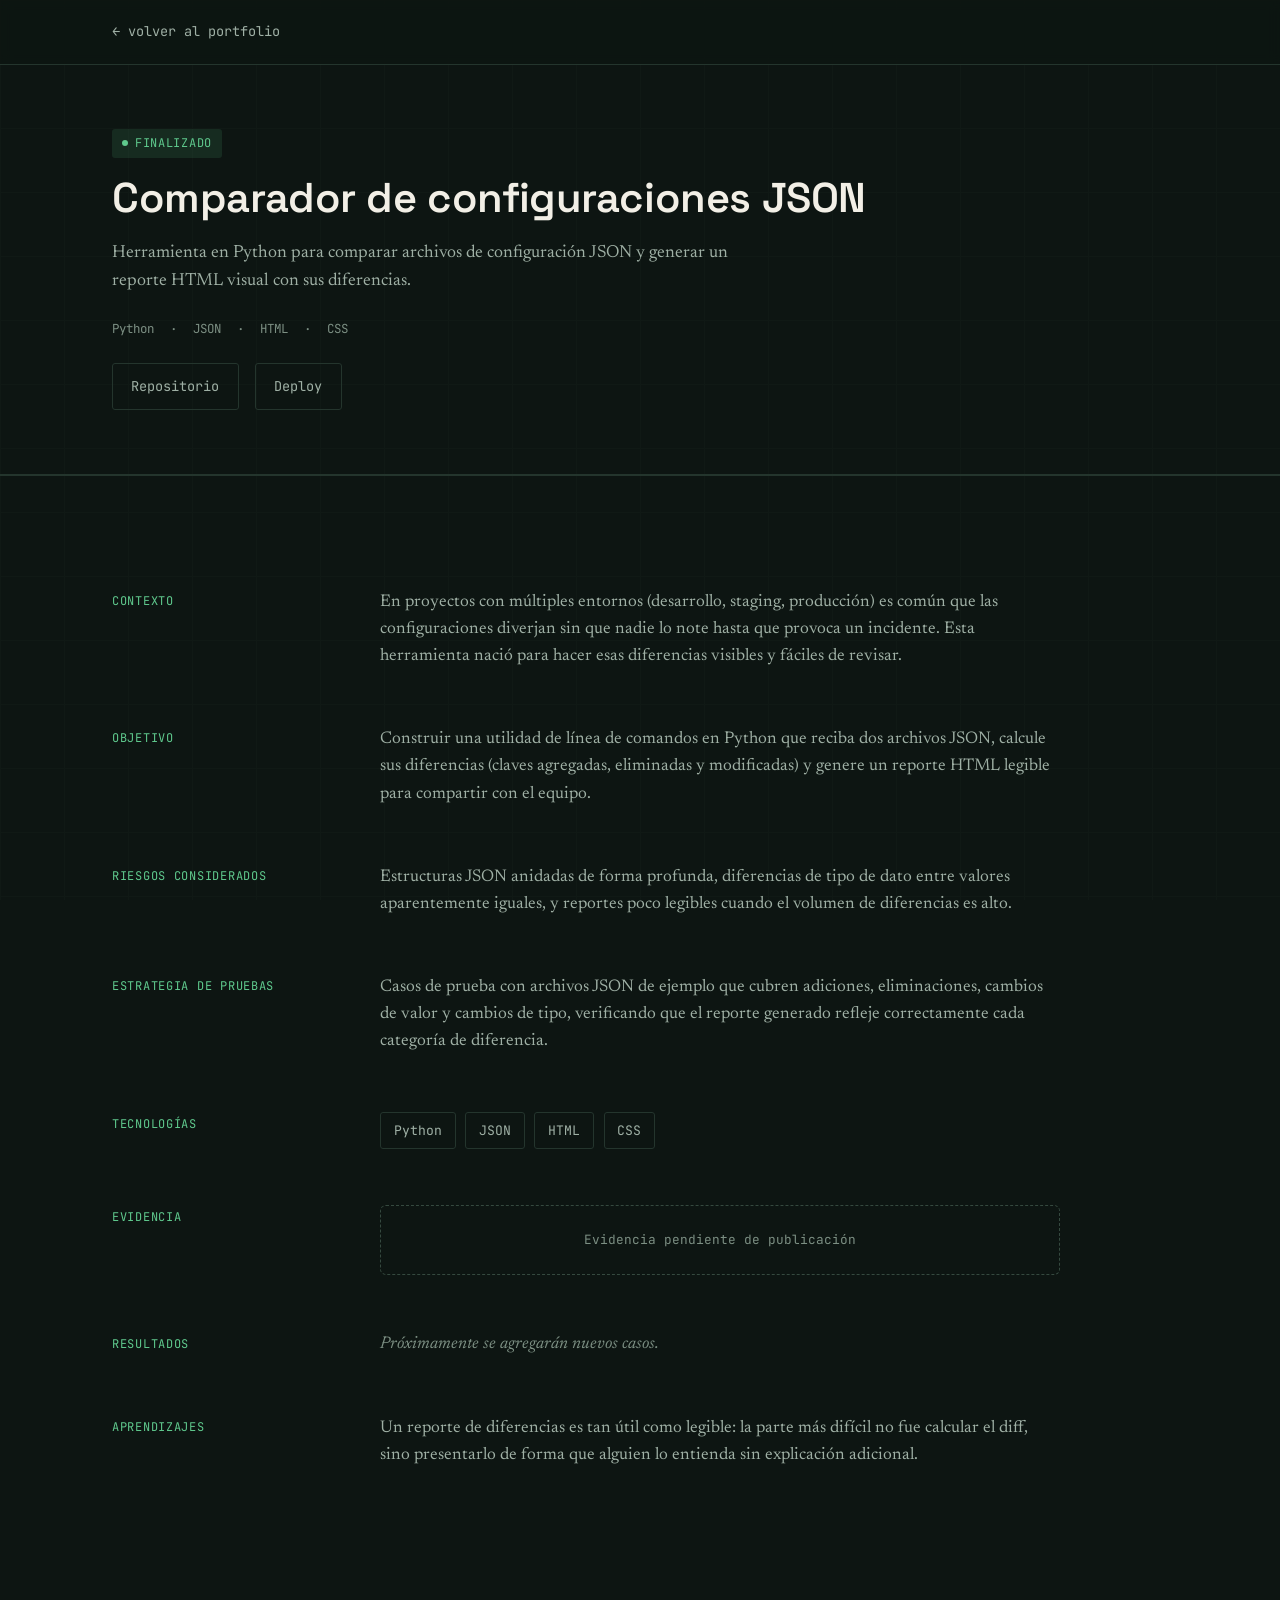
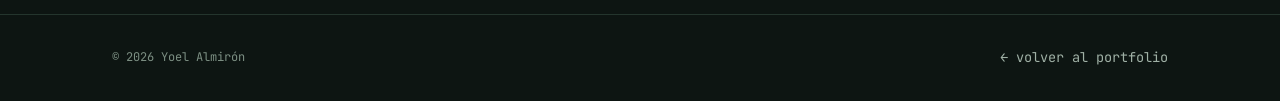
<file: projects/json-config-comparator/index.html>
<!DOCTYPE html>
<html lang="es">
<head>
  <meta charset="UTF-8" />
  <meta name="viewport" content="width=device-width, initial-scale=1.0" />
  <title>Comparador de configuraciones JSON — Yoel Almirón</title>
  <meta
    name="description"
    content="Herramienta en Python para comparar archivos de configuración JSON y generar un reporte HTML visual con sus diferencias."
  />
  <link rel="icon" type="image/svg+xml" href="../../assets/favicon.svg" />

  <link rel="preconnect" href="https://fonts.googleapis.com" />
  <link rel="preconnect" href="https://fonts.gstatic.com" crossorigin />
  <link
    href="https://fonts.googleapis.com/css2?family=Space+Grotesk:wght@500;600;700&family=Newsreader:ital,opsz,wght@0,6..72,400;0,6..72,500;1,6..72,400&family=JetBrains+Mono:wght@400;500;600&display=swap"
    rel="stylesheet"
  />

  <link rel="stylesheet" href="../../styles.css" />
</head>
<body>
  <div class="bg-grid" aria-hidden="true"></div>

  <header class="site-nav">
    <nav class="wrap" aria-label="Navegación">
      <a href="../../index.html" class="nav-back">← volver al portfolio</a>
    </nav>
  </header>

  <main>
    <section class="project-hero">
      <div class="wrap">
        <span class="status status-pass">Finalizado</span>
        <h1>Comparador de configuraciones JSON</h1>
        <p class="lead">
          Herramienta en Python para comparar archivos de configuración JSON y generar un reporte
          HTML visual con sus diferencias.
        </p>
        <div class="project-meta">
          <span>Python</span>
          <span>·</span>
          <span>JSON</span>
          <span>·</span>
          <span>HTML</span>
          <span>·</span>
          <span>CSS</span>
        </div>
        <div class="btn-row" style="margin-top: 1.5rem">
          <a
            href="https://github.com/yoelalmiron1997/json-config-comparator"
            class="btn btn-ghost"
            target="_blank"
            rel="noopener noreferrer"
            >Repositorio</a
          >
          <a
            href="https://yoelalmiron1997.github.io/json-config-comparator/"
            class="btn btn-ghost"
            target="_blank"
            rel="noopener noreferrer"
            >Deploy</a
          >
        </div>
      </div>
    </section>

    <section class="section">
      <div class="wrap">
        <dl class="detail-grid">
          <dt>Contexto</dt>
          <dd>
            En proyectos con múltiples entornos (desarrollo, staging, producción) es común que las
            configuraciones diverjan sin que nadie lo note hasta que provoca un incidente. Esta
            herramienta nació para hacer esas diferencias visibles y fáciles de revisar.
          </dd>

          <dt>Objetivo</dt>
          <dd>
            Construir una utilidad de línea de comandos en Python que reciba dos archivos JSON,
            calcule sus diferencias (claves agregadas, eliminadas y modificadas) y genere un
            reporte HTML legible para compartir con el equipo.
          </dd>

          <dt>Riesgos considerados</dt>
          <dd>
            Estructuras JSON anidadas de forma profunda, diferencias de tipo de dato entre valores
            aparentemente iguales, y reportes poco legibles cuando el volumen de diferencias es
            alto.
          </dd>

          <dt>Estrategia de pruebas</dt>
          <dd>
            Casos de prueba con archivos JSON de ejemplo que cubren adiciones, eliminaciones,
            cambios de valor y cambios de tipo, verificando que el reporte generado refleje
            correctamente cada categoría de diferencia.
          </dd>

          <dt>Tecnologías</dt>
          <dd>
            <div class="tech-grid">
              <span class="tech-tag">Python</span>
              <span class="tech-tag">JSON</span>
              <span class="tech-tag">HTML</span>
              <span class="tech-tag">CSS</span>
            </div>
          </dd>

          <dt>Evidencia</dt>
          <dd>
            <div class="evidence-block">Evidencia pendiente de publicación</div>
          </dd>

          <dt>Resultados</dt>
          <dd class="placeholder">Próximamente se agregarán nuevos casos.</dd>

          <dt>Aprendizajes</dt>
          <dd>
            Un reporte de diferencias es tan útil como legible: la parte más difícil no fue
            calcular el diff, sino presentarlo de forma que alguien lo entienda sin explicación
            adicional.
          </dd>
        </dl>
      </div>
    </section>
  </main>

  <footer class="site-footer">
    <div class="wrap">
      <span>© <span data-year>2026</span> Yoel Almirón</span>
      <a href="../../index.html" class="nav-back">← volver al portfolio</a>
    </div>
  </footer>

  <script src="../../script.js"></script>
</body>
</html>
</file>
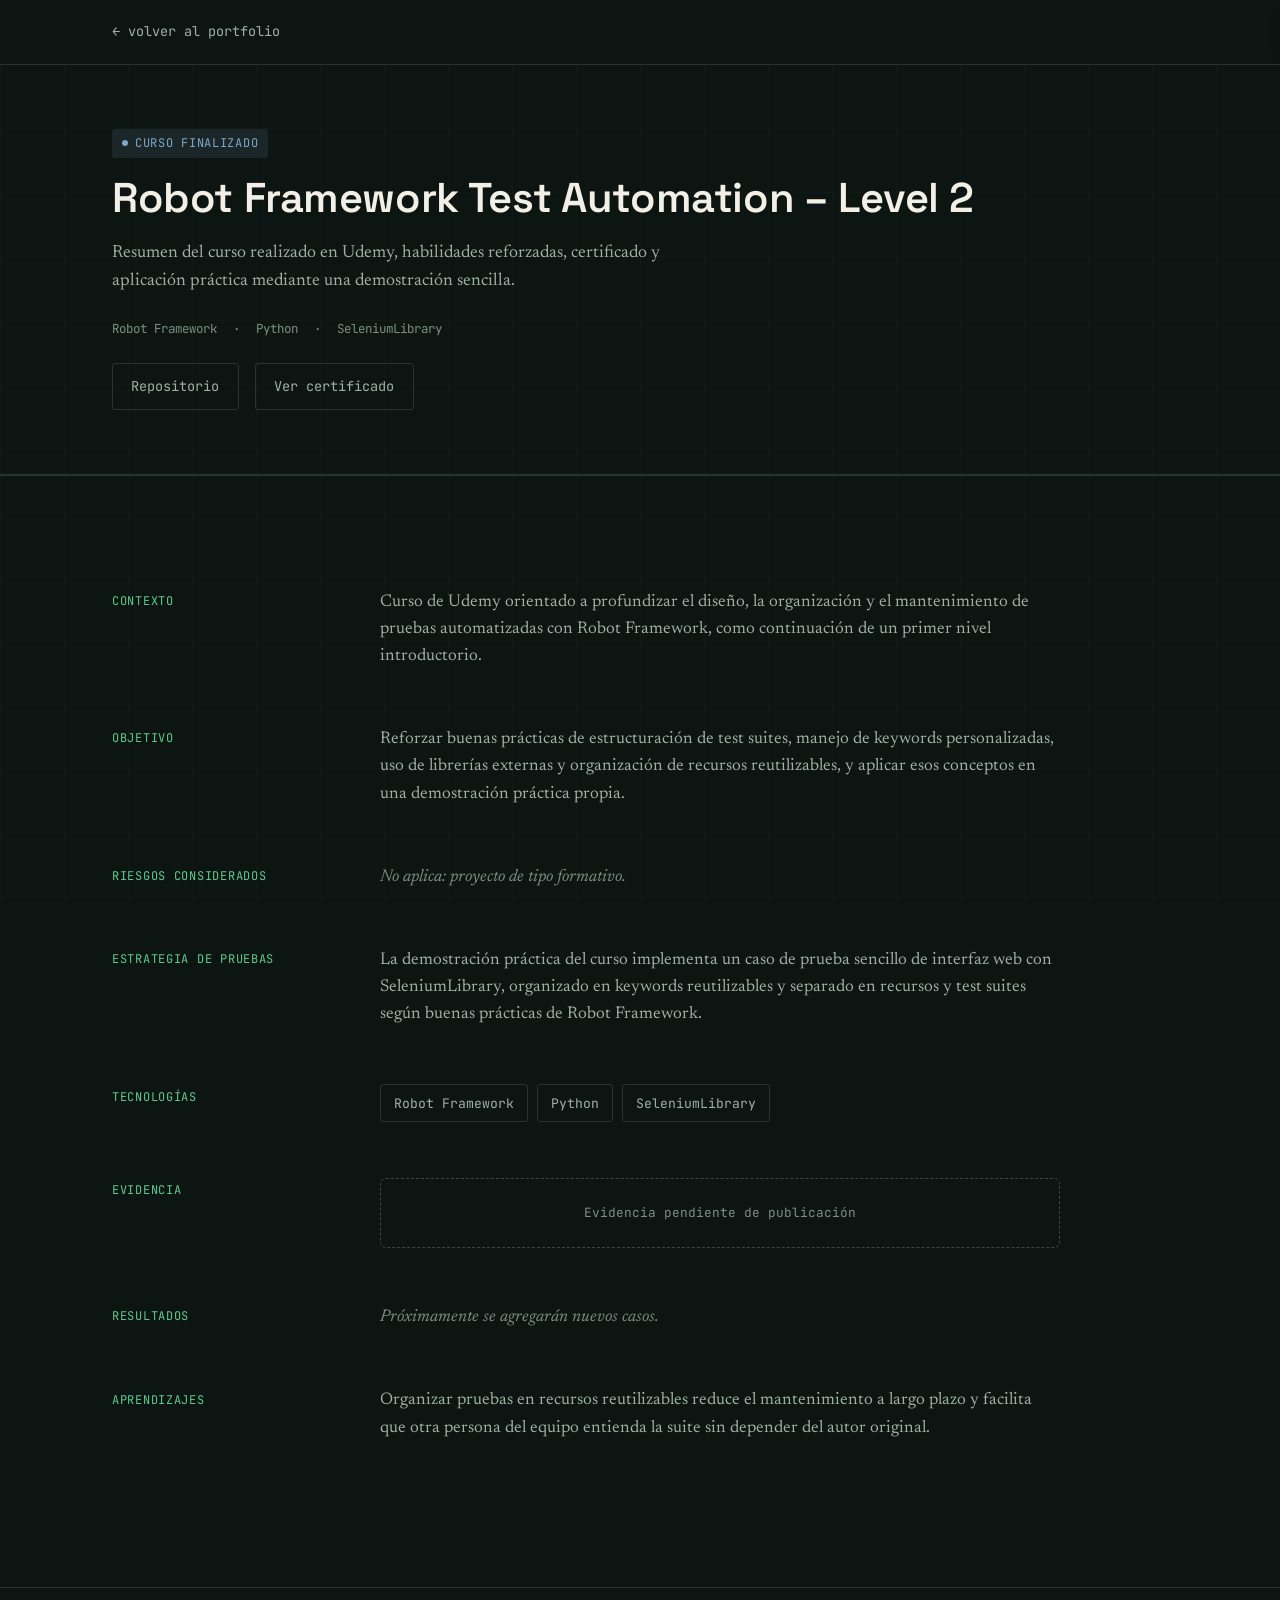
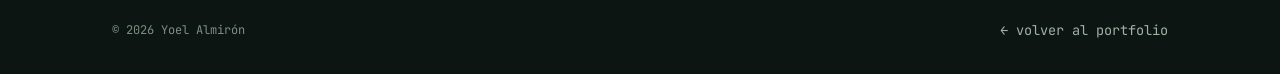
<file: projects/robot-framework-level-2/index.html>
<!DOCTYPE html>
<html lang="es">
<head>
  <meta charset="UTF-8" />
  <meta name="viewport" content="width=device-width, initial-scale=1.0" />
  <title>Robot Framework Test Automation – Level 2 — Yoel Almirón</title>
  <meta
    name="description"
    content="Resumen del curso, habilidades reforzadas, certificado y demostración práctica con Robot Framework."
  />
  <link rel="icon" type="image/svg+xml" href="../../assets/favicon.svg" />

  <link rel="preconnect" href="https://fonts.googleapis.com" />
  <link rel="preconnect" href="https://fonts.gstatic.com" crossorigin />
  <link
    href="https://fonts.googleapis.com/css2?family=Space+Grotesk:wght@500;600;700&family=Newsreader:ital,opsz,wght@0,6..72,400;0,6..72,500;1,6..72,400&family=JetBrains+Mono:wght@400;500;600&display=swap"
    rel="stylesheet"
  />

  <link rel="stylesheet" href="../../styles.css" />
</head>
<body>
  <div class="bg-grid" aria-hidden="true"></div>

  <header class="site-nav">
    <nav class="wrap" aria-label="Navegación">
      <a href="../../index.html" class="nav-back">← volver al portfolio</a>
    </nav>
  </header>

  <main>
    <section class="project-hero">
      <div class="wrap">
        <span class="status status-info">Curso finalizado</span>
        <h1>Robot Framework Test Automation – Level 2</h1>
        <p class="lead">
          Resumen del curso realizado en Udemy, habilidades reforzadas, certificado y aplicación
          práctica mediante una demostración sencilla.
        </p>
        <div class="project-meta">
          <span>Robot Framework</span>
          <span>·</span>
          <span>Python</span>
          <span>·</span>
          <span>SeleniumLibrary</span>
        </div>
        <div class="btn-row" style="margin-top: 1.5rem">
          <a
            href="https://github.com/yoelalmiron1997/robot-framework-level-2-demo"
            class="btn btn-ghost"
            target="_blank"
            rel="noopener noreferrer"
            >Repositorio</a
          >
          <a
            href="../../assets/certificates/robot-framework-level-2.pdf"
            class="btn btn-ghost"
            target="_blank"
            rel="noopener noreferrer"
            >Ver certificado</a
          >
        </div>
      </div>
    </section>

    <section class="section">
      <div class="wrap">
        <dl class="detail-grid">
          <dt>Contexto</dt>
          <dd>
            Curso de Udemy orientado a profundizar el diseño, la organización y el mantenimiento
            de pruebas automatizadas con Robot Framework, como continuación de un primer nivel
            introductorio.
          </dd>

          <dt>Objetivo</dt>
          <dd>
            Reforzar buenas prácticas de estructuración de test suites, manejo de keywords
            personalizadas, uso de librerías externas y organización de recursos reutilizables, y
            aplicar esos conceptos en una demostración práctica propia.
          </dd>

          <dt>Riesgos considerados</dt>
          <dd class="placeholder">No aplica: proyecto de tipo formativo.</dd>

          <dt>Estrategia de pruebas</dt>
          <dd>
            La demostración práctica del curso implementa un caso de prueba sencillo de interfaz
            web con SeleniumLibrary, organizado en keywords reutilizables y separado en recursos y
            test suites según buenas prácticas de Robot Framework.
          </dd>

          <dt>Tecnologías</dt>
          <dd>
            <div class="tech-grid">
              <span class="tech-tag">Robot Framework</span>
              <span class="tech-tag">Python</span>
              <span class="tech-tag">SeleniumLibrary</span>
            </div>
          </dd>

          <dt>Evidencia</dt>
          <dd>
            <div class="evidence-block">Evidencia pendiente de publicación</div>
          </dd>

          <dt>Resultados</dt>
          <dd class="placeholder">Próximamente se agregarán nuevos casos.</dd>

          <dt>Aprendizajes</dt>
          <dd>
            Organizar pruebas en recursos reutilizables reduce el mantenimiento a largo plazo y
            facilita que otra persona del equipo entienda la suite sin depender del autor
            original.
          </dd>
        </dl>
      </div>
    </section>
  </main>

  <footer class="site-footer">
    <div class="wrap">
      <span>© <span data-year>2026</span> Yoel Almirón</span>
      <a href="../../index.html" class="nav-back">← volver al portfolio</a>
    </div>
  </footer>

  <script src="../../script.js"></script>
</body>
</html>
</file>
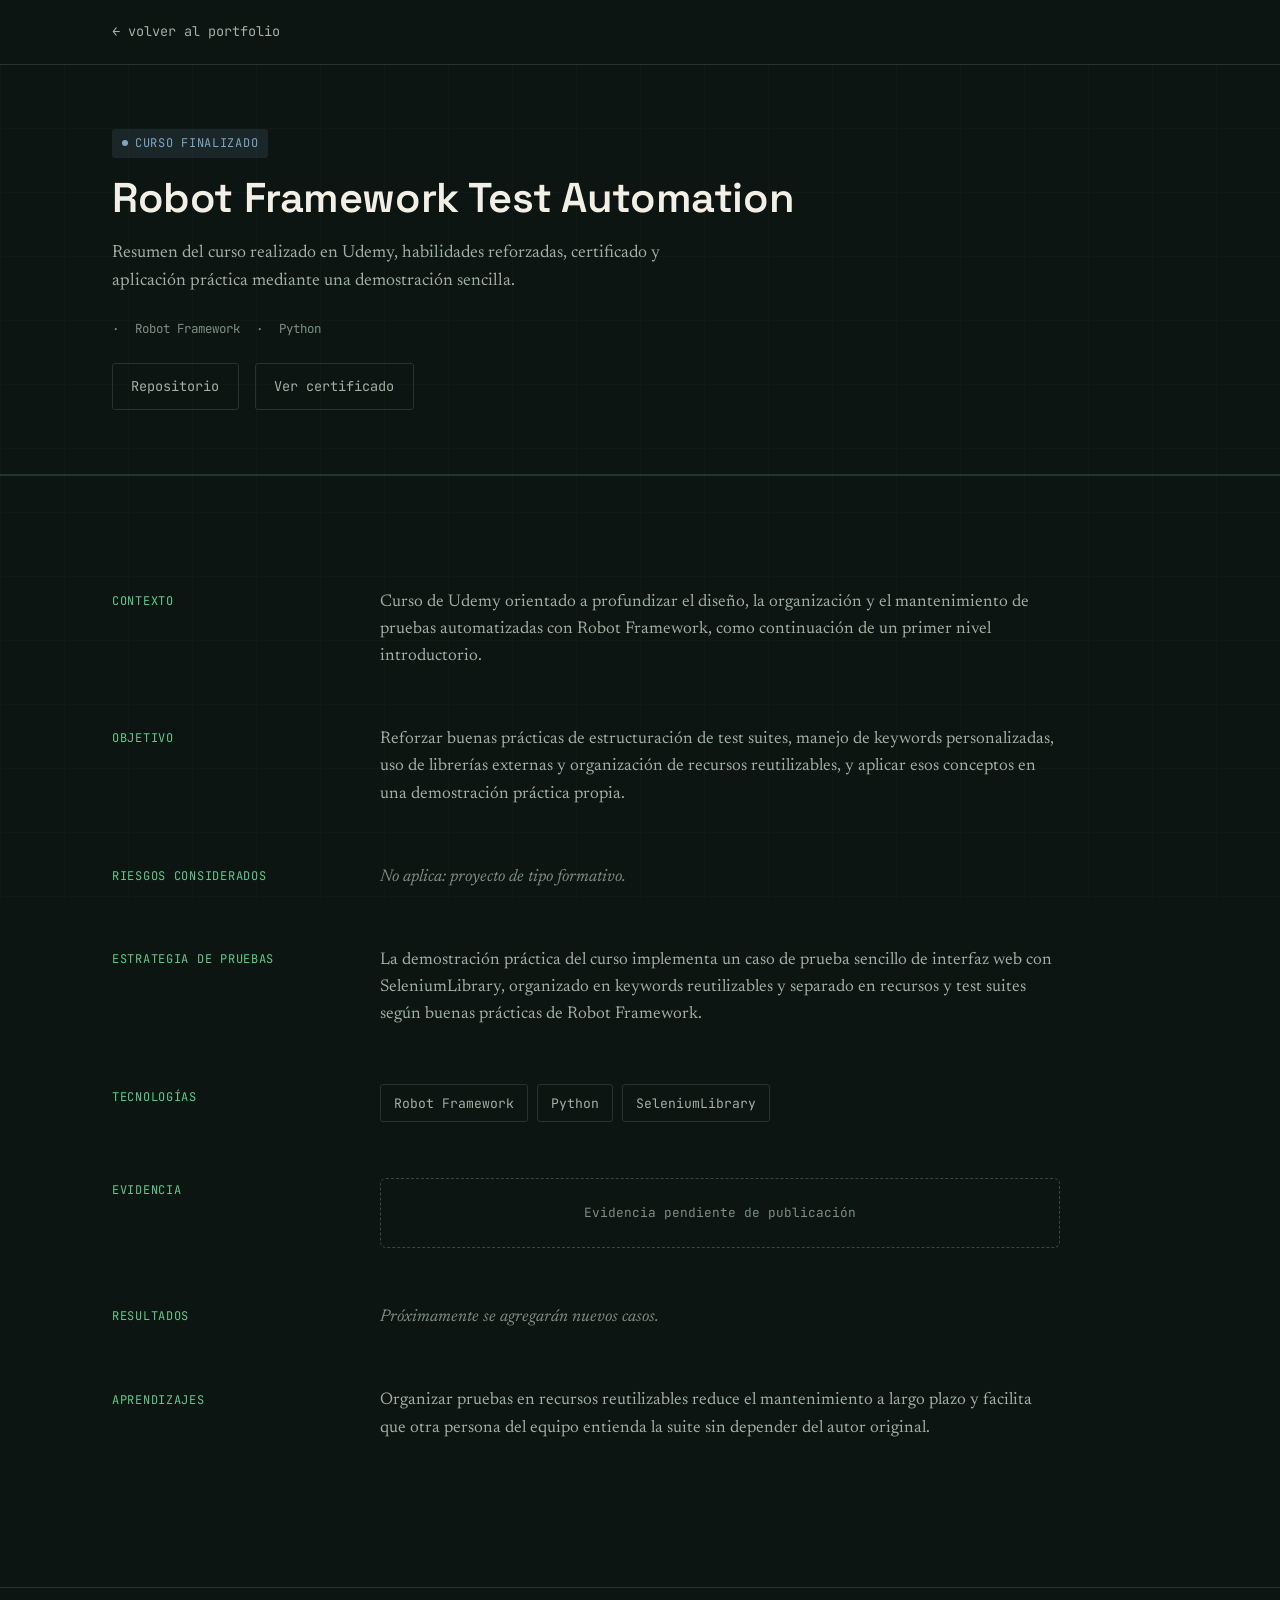
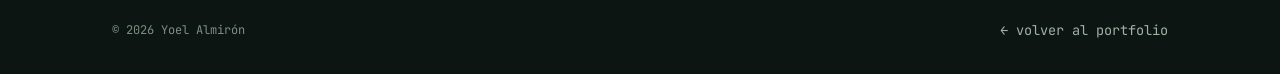
<file: projects/robot-framework/index.html>
<!DOCTYPE html>
<html lang="es">
<head>
  <meta charset="UTF-8" />
  <meta name="viewport" content="width=device-width, initial-scale=1.0" />
  <title>Robot Framework Test Automation - Yoel Almirón</title>
  <meta
    name="description"
    content="Resumen del curso, habilidades reforzadas, certificado y demostración práctica con Robot Framework."
  />
  <link rel="icon" type="image/svg+xml" href="../../assets/favicon.svg" />

  <link rel="preconnect" href="https://fonts.googleapis.com" />
  <link rel="preconnect" href="https://fonts.gstatic.com" crossorigin />
  <link
    href="https://fonts.googleapis.com/css2?family=Space+Grotesk:wght@500;600;700&family=Newsreader:ital,opsz,wght@0,6..72,400;0,6..72,500;1,6..72,400&family=JetBrains+Mono:wght@400;500;600&display=swap"
    rel="stylesheet"
  />

  <link rel="stylesheet" href="../../styles.css" />
</head>
<body>
  <div class="bg-grid" aria-hidden="true"></div>

  <header class="site-nav">
    <nav class="wrap" aria-label="Navegación">
      <a href="../../index.html" class="nav-back">← volver al portfolio</a>
    </nav>
  </header>

  <main>
    <section class="project-hero">
      <div class="wrap">
        <span class="status status-info">Curso finalizado</span>
        <h1>Robot Framework Test Automation</h1>
        <p class="lead">
          Resumen del curso realizado en Udemy, habilidades reforzadas, certificado y aplicación
          práctica mediante una demostración sencilla.
        </p>
        <div class="project-meta">
          <span>·</span>
          <span>Robot Framework</span>
          <span>·</span>
          <span>Python</span>
        </div>
        <div class="btn-row" style="margin-top: 1.5rem">
          <a
            href="https://github.com/yoelalmiron1997/robot-framework-level-2-demo"
            class="btn btn-ghost"
            target="_blank"
            rel="noopener noreferrer"
            >Repositorio</a
          >
          <a
            href="../../assets/certificates/robot-framework-level-2.pdf"
            class="btn btn-ghost"
            target="_blank"
            rel="noopener noreferrer"
            >Ver certificado</a
          >
        </div>
      </div>
    </section>

    <section class="section">
      <div class="wrap">
        <dl class="detail-grid">
          <dt>Contexto</dt>
          <dd>
            Curso de Udemy orientado a profundizar el diseño, la organización y el mantenimiento
            de pruebas automatizadas con Robot Framework, como continuación de un primer nivel
            introductorio.
          </dd>

          <dt>Objetivo</dt>
          <dd>
            Reforzar buenas prácticas de estructuración de test suites, manejo de keywords
            personalizadas, uso de librerías externas y organización de recursos reutilizables, y
            aplicar esos conceptos en una demostración práctica propia.
          </dd>

          <dt>Riesgos considerados</dt>
          <dd class="placeholder">No aplica: proyecto de tipo formativo.</dd>

          <dt>Estrategia de pruebas</dt>
          <dd>
            La demostración práctica del curso implementa un caso de prueba sencillo de interfaz
            web con SeleniumLibrary, organizado en keywords reutilizables y separado en recursos y
            test suites según buenas prácticas de Robot Framework.
          </dd>

          <dt>Tecnologías</dt>
          <dd>
            <div class="tech-grid">
              <span class="tech-tag">Robot Framework</span>
              <span class="tech-tag">Python</span>
              <span class="tech-tag">SeleniumLibrary</span>
            </div>
          </dd>

          <dt>Evidencia</dt>
          <dd>
            <div class="evidence-block">Evidencia pendiente de publicación</div>
          </dd>

          <dt>Resultados</dt>
          <dd class="placeholder">Próximamente se agregarán nuevos casos.</dd>

          <dt>Aprendizajes</dt>
          <dd>
            Organizar pruebas en recursos reutilizables reduce el mantenimiento a largo plazo y
            facilita que otra persona del equipo entienda la suite sin depender del autor
            original.
          </dd>
        </dl>
      </div>
    </section>
  </main>

  <footer class="site-footer">
    <div class="wrap">
      <span>© <span data-year>2026</span> Yoel Almirón</span>
      <a href="../../index.html" class="nav-back">← volver al portfolio</a>
    </div>
  </footer>

  <script src="../../script.js"></script>
</body>
</html>
</file>
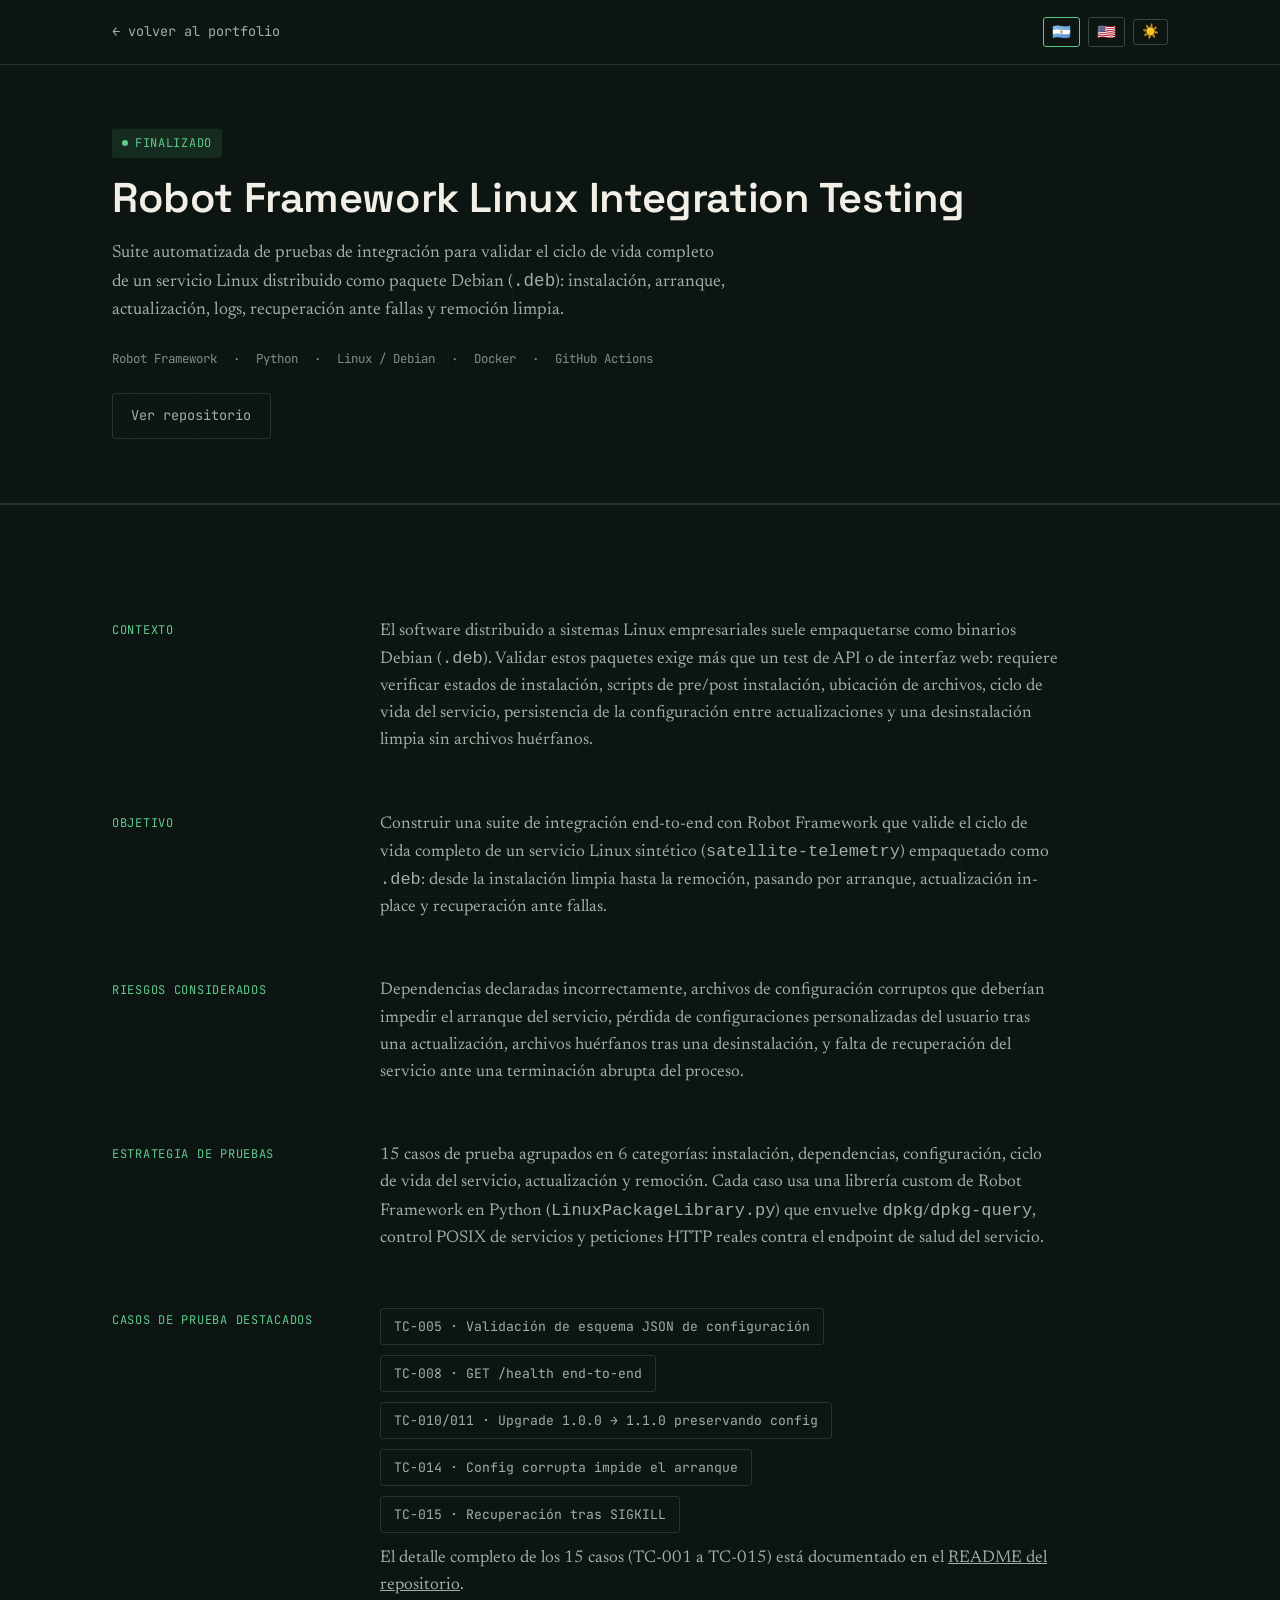
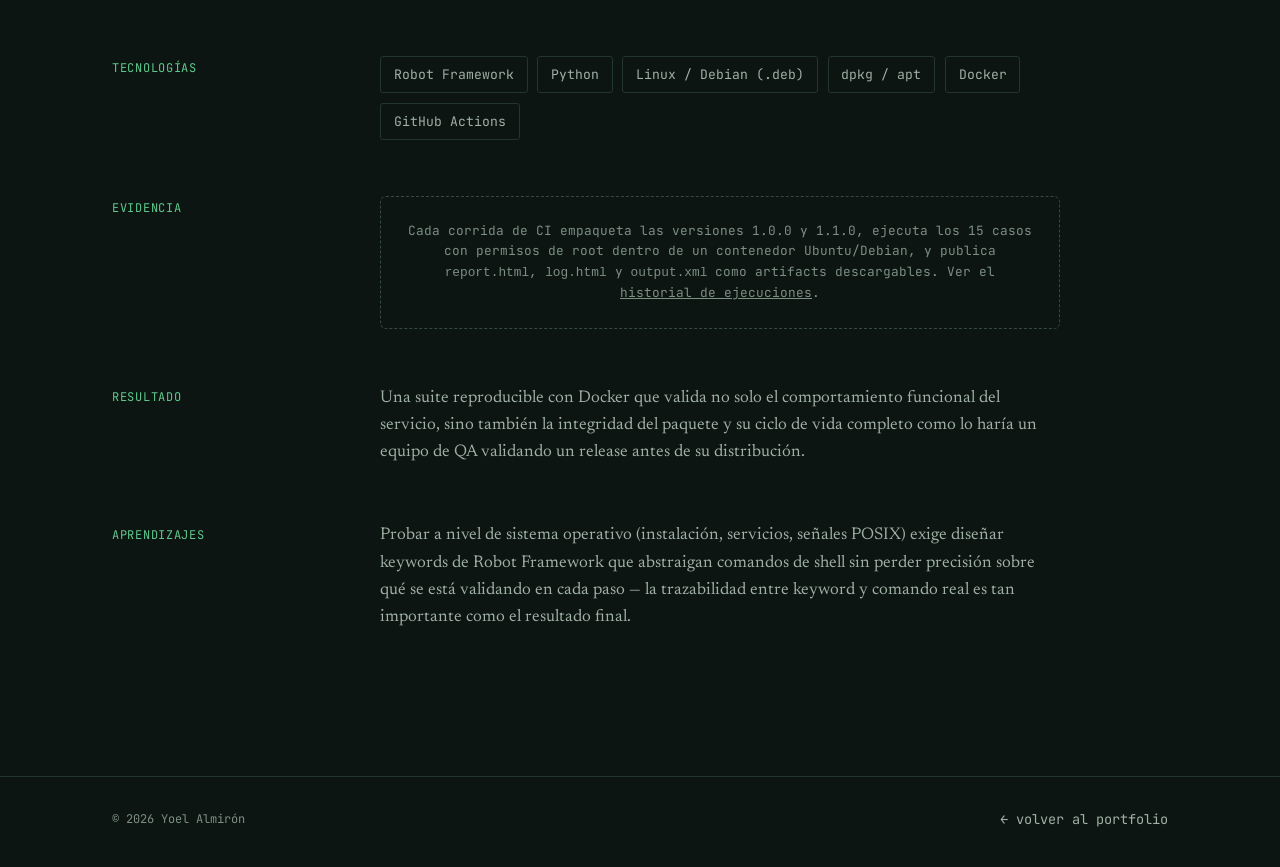
<file: projects/robot-linux-integration-suite/index.html>
<!DOCTYPE html>
<html lang="es">
<head>
  <meta charset="UTF-8" />
  <meta name="viewport" content="width=device-width, initial-scale=1.0" />
  <title data-i18n="rlis.meta.title">Robot Framework Linux Integration Testing — Yoel Almirón</title>
  <meta
    id="meta-description"
    name="description"
    data-i18n-attr="content:rlis.meta.description"
    content="Suite de pruebas de integración con Robot Framework para validar el ciclo de vida completo de un servicio Linux empaquetado como .deb."
  />
  <link rel="icon" type="image/svg+xml" href="../../assets/favicon.svg" />

  <link rel="preconnect" href="https://fonts.googleapis.com" />
  <link rel="preconnect" href="https://fonts.gstatic.com" crossorigin />
  <link
    href="https://fonts.googleapis.com/css2?family=Space+Grotesk:wght@500;600;700&family=Newsreader:ital,opsz,wght@0,6..72,400;0,6..72,500;1,6..72,400&family=JetBrains+Mono:wght@400;500;600&display=swap"
    rel="stylesheet"
  />

  <link rel="stylesheet" href="../../styles.css" />
  <script>
    (function () {
      try {
        var t = localStorage.getItem("portfolio_theme");
        if (t === "light") document.documentElement.setAttribute("data-theme", "light");
      } catch (e) {}
    })();
  </script>
</head>
<body>
  <div class="bg-grid" aria-hidden="true"></div>

  <header class="site-nav">
    <nav class="wrap" aria-label="Navegación">
      <a href="../../index.html" class="nav-back" data-i18n="nav.back">← volver al portfolio</a>
      <div class="nav-controls">
        <button class="lang-toggle" type="button" data-lang="es" aria-label="Español">🇦🇷</button>
        <button class="lang-toggle" type="button" data-lang="en" aria-label="English">🇺🇸</button>
        <button class="theme-toggle" type="button" data-theme-toggle aria-label="Cambiar tema">☀️</button>
      </div>
    </nav>
  </header>

  <main>
    <section class="project-hero">
      <div class="wrap">
        <span class="status status-pass" data-i18n="project.status.done">Finalizado</span>
        <h1>Robot Framework Linux Integration Testing</h1>
        <p class="lead" data-i18n-html="rlis.hero.lead">
          Suite automatizada de pruebas de integración para validar el ciclo de vida completo
          de un servicio Linux distribuido como paquete Debian (<code>.deb</code>): instalación,
          arranque, actualización, logs, recuperación ante fallas y remoción limpia.
        </p>
        <div class="project-meta">
          <span>Robot Framework</span>
          <span>·</span>
          <span>Python</span>
          <span>·</span>
          <span>Linux / Debian</span>
          <span>·</span>
          <span>Docker</span>
          <span>·</span>
          <span>GitHub Actions</span>
        </div>
        <div class="btn-row" style="margin-top: 1.5rem">
          <a
            href="https://github.com/yoelalmiron1997/robot-linux-integration-suite"
            class="btn btn-ghost"
            target="_blank"
            rel="noopener noreferrer"
            data-i18n="detail.viewRepo"
            >Ver repositorio</a
          >
        </div>
      </div>
    </section>

    <section class="section">
      <div class="wrap">
        <dl class="detail-grid">
          <dt data-i18n="detail.context">Contexto</dt>
          <dd data-i18n-html="rlis.detail.context">
            El software distribuido a sistemas Linux empresariales suele empaquetarse como
            binarios Debian (<code>.deb</code>). Validar estos paquetes exige más que un test
            de API o de interfaz web: requiere verificar estados de instalación, scripts de
            pre/post instalación, ubicación de archivos, ciclo de vida del servicio,
            persistencia de la configuración entre actualizaciones y una desinstalación limpia
            sin archivos huérfanos.
          </dd>

          <dt data-i18n="detail.objective">Objetivo</dt>
          <dd data-i18n-html="rlis.detail.objective">
            Construir una suite de integración end-to-end con Robot Framework que valide el
            ciclo de vida completo de un servicio Linux sintético (<code>satellite-telemetry</code>)
            empaquetado como <code>.deb</code>: desde la instalación limpia hasta la remoción,
            pasando por arranque, actualización in-place y recuperación ante fallas.
          </dd>

          <dt data-i18n="detail.risks">Riesgos considerados</dt>
          <dd data-i18n="rlis.detail.risks">
            Dependencias declaradas incorrectamente, archivos de configuración corruptos que
            deberían impedir el arranque del servicio, pérdida de configuraciones
            personalizadas del usuario tras una actualización, archivos huérfanos tras una
            desinstalación, y falta de recuperación del servicio ante una terminación abrupta
            del proceso.
          </dd>

          <dt data-i18n="detail.strategy">Estrategia de pruebas</dt>
          <dd data-i18n-html="rlis.detail.strategy">
            15 casos de prueba agrupados en 6 categorías: instalación, dependencias,
            configuración, ciclo de vida del servicio, actualización y remoción. Cada caso usa
            una librería custom de Robot Framework en Python (<code>LinuxPackageLibrary.py</code>)
            que envuelve <code>dpkg</code>/<code>dpkg-query</code>, control POSIX de servicios
            y peticiones HTTP reales contra el endpoint de salud del servicio.
          </dd>

          <dt data-i18n="detail.highlightedCases">Casos de prueba destacados</dt>
          <dd>
            <div class="tech-grid" style="margin-bottom: 0.75rem">
              <span class="tech-tag">TC-005 · Validación de esquema JSON de configuración</span>
              <span class="tech-tag">TC-008 · GET /health end-to-end</span>
              <span class="tech-tag">TC-010/011 · Upgrade 1.0.0 → 1.1.0 preservando config</span>
              <span class="tech-tag">TC-014 · Config corrupta impide el arranque</span>
              <span class="tech-tag">TC-015 · Recuperación tras SIGKILL</span>
            </div>
            <span data-i18n-html="rlis.detail.casesNote">El detalle completo de los 15 casos (TC-001 a TC-015) está documentado en el
            <a href="https://github.com/yoelalmiron1997/robot-linux-integration-suite#casos-de-prueba" target="_blank" rel="noopener noreferrer">README del repositorio</a>.</span>
          </dd>

          <dt data-i18n="detail.technologies">Tecnologías</dt>
          <dd>
            <div class="tech-grid">
              <span class="tech-tag">Robot Framework</span>
              <span class="tech-tag">Python</span>
              <span class="tech-tag">Linux / Debian (.deb)</span>
              <span class="tech-tag">dpkg / apt</span>
              <span class="tech-tag">Docker</span>
              <span class="tech-tag">GitHub Actions</span>
            </div>
          </dd>

          <dt data-i18n="detail.evidence">Evidencia</dt>
          <dd>
            <div class="evidence-block" data-i18n-html="rlis.detail.evidence">
              Cada corrida de CI empaqueta las versiones 1.0.0 y 1.1.0, ejecuta los 15 casos
              con permisos de root dentro de un contenedor Ubuntu/Debian, y publica
              <code>report.html</code>, <code>log.html</code> y <code>output.xml</code> como
              artifacts descargables. Ver el
              <a href="https://github.com/yoelalmiron1997/robot-linux-integration-suite/actions/workflows/robot-tests.yml" target="_blank" rel="noopener noreferrer">historial de ejecuciones</a>.
            </div>
          </dd>

          <dt data-i18n="detail.result">Resultado</dt>
          <dd data-i18n="rlis.detail.result">
            Una suite reproducible con Docker que valida no solo el comportamiento funcional
            del servicio, sino también la integridad del paquete y su ciclo de vida completo
            como lo haría un equipo de QA validando un release antes de su distribución.
          </dd>

          <dt data-i18n="detail.learnings">Aprendizajes</dt>
          <dd data-i18n="rlis.detail.learnings">
            Probar a nivel de sistema operativo (instalación, servicios, señales POSIX) exige
            diseñar keywords de Robot Framework que abstraigan comandos de shell sin perder
            precisión sobre qué se está validando en cada paso — la trazabilidad entre keyword
            y comando real es tan importante como el resultado final.
          </dd>
        </dl>
      </div>
    </section>
  </main>

  <footer class="site-footer">
    <div class="wrap">
      <span>© <span data-year>2026</span> Yoel Almirón</span>
      <a href="../../index.html" class="nav-back" data-i18n="nav.back">← volver al portfolio</a>
    </div>
  </footer>

  <script src="../../assets/theme.js"></script>
  <script src="../../assets/i18n/dictionary.js"></script>
  <script src="../../assets/i18n/i18n.js"></script>
  <script src="../../script.js"></script>
</body>
</html>
</file>
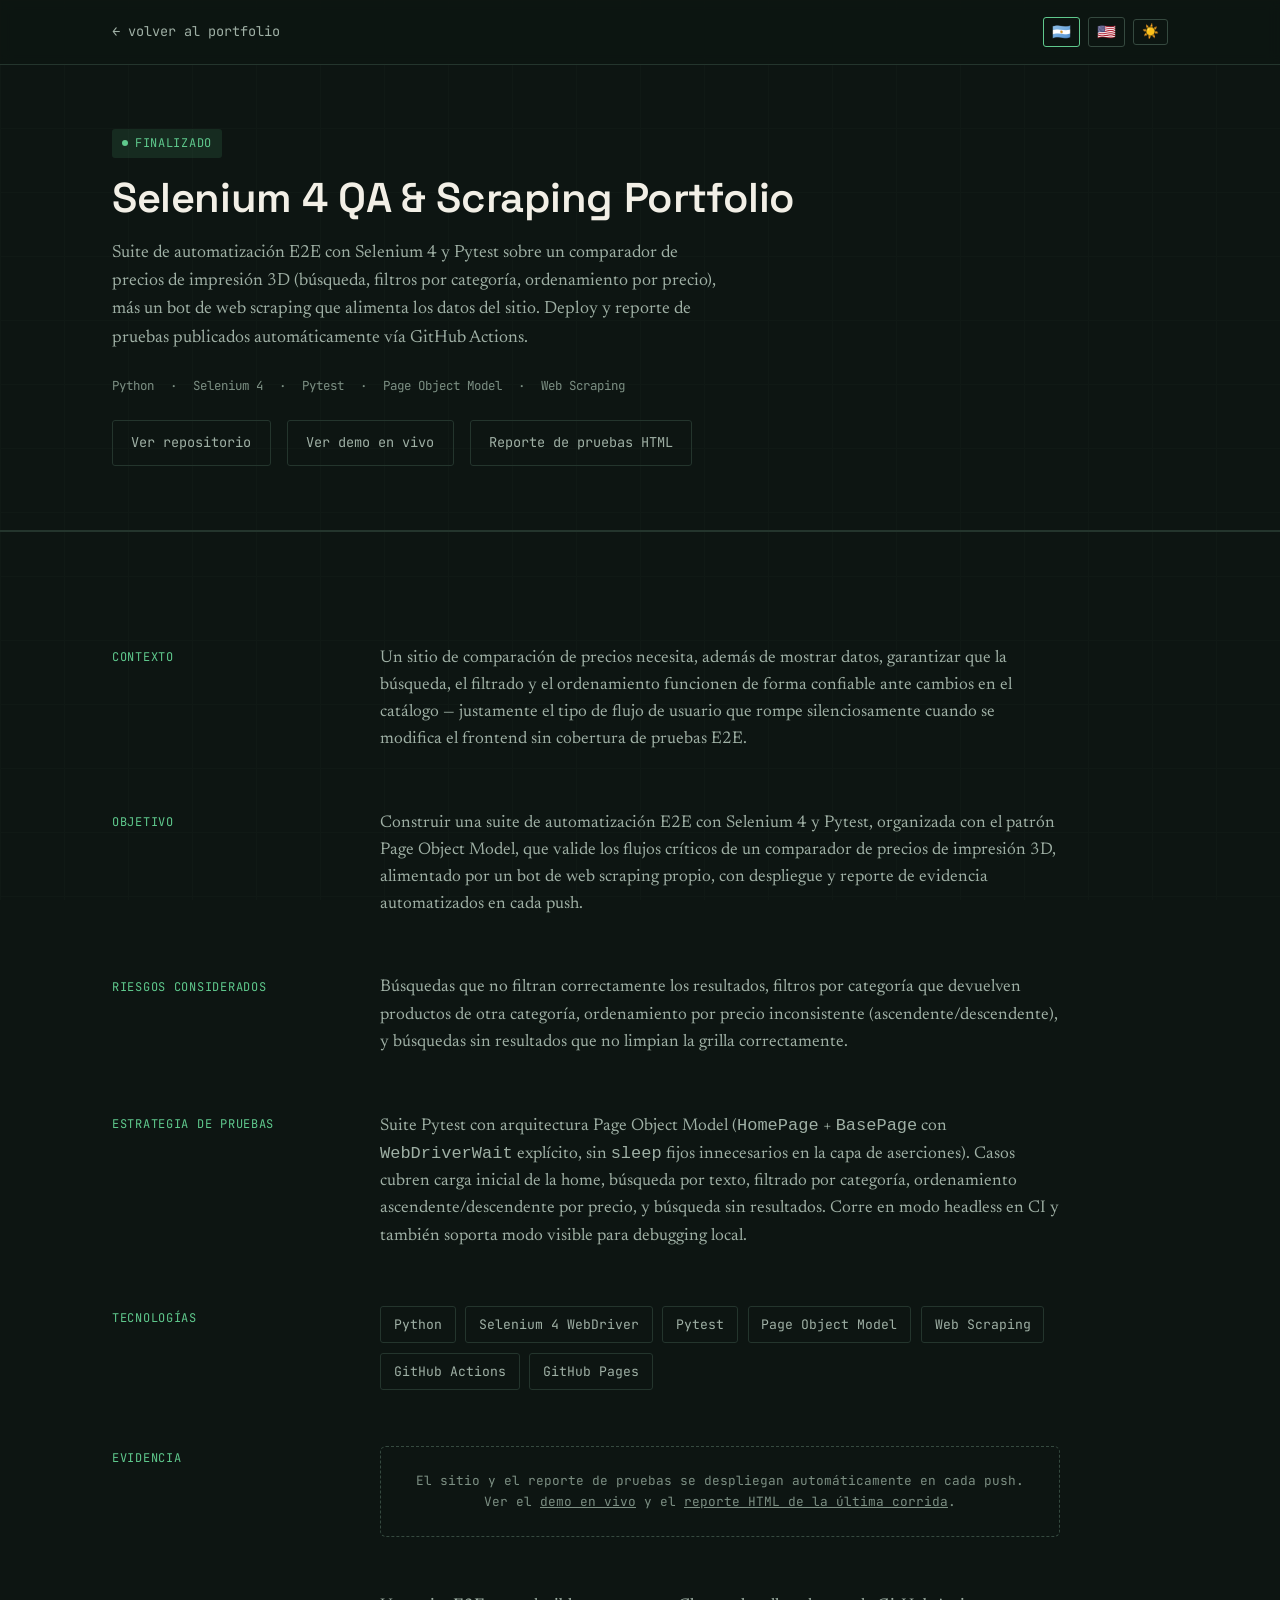
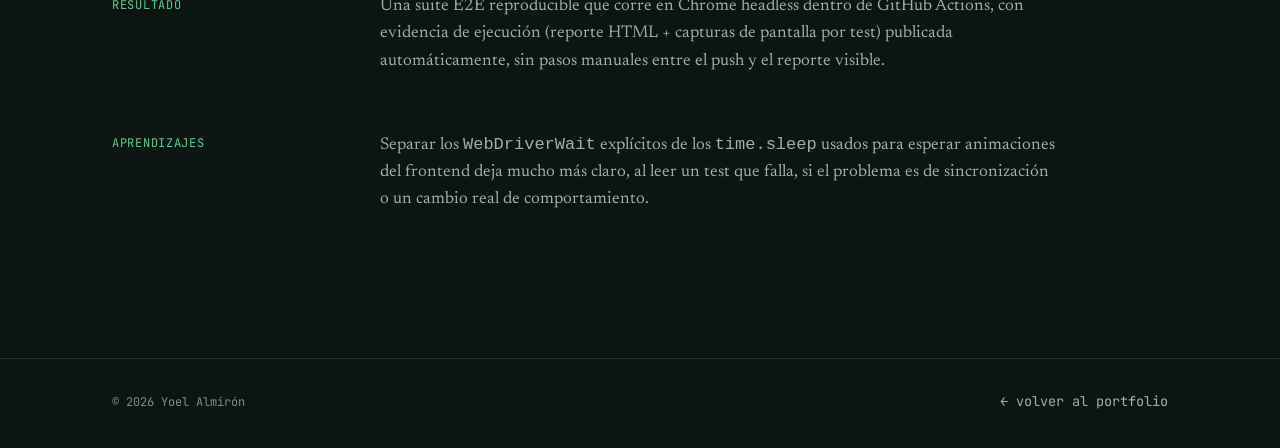
<file: projects/selenium-portfolio-3d/index.html>
<!DOCTYPE html>
<html lang="es">
<head>
  <meta charset="UTF-8" />
  <meta name="viewport" content="width=device-width, initial-scale=1.0" />
  <title data-i18n="sel.meta.title">Selenium 4 QA & Scraping Portfolio — Yoel Almirón</title>
  <meta
    id="meta-description"
    name="description"
    data-i18n-attr="content:sel.meta.description"
    content="Suite de automatización E2E con Selenium 4 y Pytest (Page Object Model) sobre un comparador de precios de impresión 3D, con bot de web scraping y CI/CD."
  />
  <link rel="icon" type="image/svg+xml" href="../../assets/favicon.svg" />

  <link rel="preconnect" href="https://fonts.googleapis.com" />
  <link rel="preconnect" href="https://fonts.gstatic.com" crossorigin />
  <link
    href="https://fonts.googleapis.com/css2?family=Space+Grotesk:wght@500;600;700&family=Newsreader:ital,opsz,wght@0,6..72,400;0,6..72,500;1,6..72,400&family=JetBrains+Mono:wght@400;500;600&display=swap"
    rel="stylesheet"
  />

  <link rel="stylesheet" href="../../styles.css" />
  <script>
    (function () {
      try {
        var t = localStorage.getItem("portfolio_theme");
        if (t === "light") document.documentElement.setAttribute("data-theme", "light");
      } catch (e) {}
    })();
  </script>
</head>
<body>
  <div class="bg-grid" aria-hidden="true"></div>

  <header class="site-nav">
    <nav class="wrap" aria-label="Navegación">
      <a href="../../index.html" class="nav-back" data-i18n="nav.back">← volver al portfolio</a>
      <div class="nav-controls">
        <button class="lang-toggle" type="button" data-lang="es" aria-label="Español">🇦🇷</button>
        <button class="lang-toggle" type="button" data-lang="en" aria-label="English">🇺🇸</button>
        <button class="theme-toggle" type="button" data-theme-toggle aria-label="Cambiar tema">☀️</button>
      </div>
    </nav>
  </header>

  <main>
    <section class="project-hero">
      <div class="wrap">
        <span class="status status-pass" data-i18n="project.status.done">Finalizado</span>
        <h1>Selenium 4 QA & Scraping Portfolio</h1>
        <p class="lead" data-i18n="sel.hero.lead">
          Suite de automatización E2E con Selenium 4 y Pytest sobre un comparador de precios
          de impresión 3D (búsqueda, filtros por categoría, ordenamiento por precio), más un
          bot de web scraping que alimenta los datos del sitio. Deploy y reporte de pruebas
          publicados automáticamente vía GitHub Actions.
        </p>
        <div class="project-meta">
          <span>Python</span>
          <span>·</span>
          <span>Selenium 4</span>
          <span>·</span>
          <span>Pytest</span>
          <span>·</span>
          <span>Page Object Model</span>
          <span>·</span>
          <span>Web Scraping</span>
        </div>
        <div class="btn-row" style="margin-top: 1.5rem">
          <a
            href="https://github.com/yoelalmiron1997/selenium-portfolio-3d"
            class="btn btn-ghost"
            target="_blank"
            rel="noopener noreferrer"
            data-i18n="detail.viewRepo"
            >Ver repositorio</a
          >
          <a
            href="https://yoelalmiron1997.github.io/selenium-portfolio-3d/"
            class="btn btn-ghost"
            target="_blank"
            rel="noopener noreferrer"
            data-i18n="detail.viewLiveDemo"
            >Ver demo en vivo</a
          >
          <a
            href="https://yoelalmiron1997.github.io/selenium-portfolio-3d/reports/report.html"
            class="btn btn-ghost"
            target="_blank"
            rel="noopener noreferrer"
            data-i18n="sel.hero.viewReport"
            >Reporte de pruebas HTML</a
          >
        </div>
      </div>
    </section>

    <section class="section">
      <div class="wrap">
        <dl class="detail-grid">
          <dt data-i18n="detail.context">Contexto</dt>
          <dd data-i18n="sel.detail.context">
            Un sitio de comparación de precios necesita, además de mostrar datos, garantizar
            que la búsqueda, el filtrado y el ordenamiento funcionen de forma confiable ante
            cambios en el catálogo — justamente el tipo de flujo de usuario que rompe
            silenciosamente cuando se modifica el frontend sin cobertura de pruebas E2E.
          </dd>

          <dt data-i18n="detail.objective">Objetivo</dt>
          <dd data-i18n="sel.detail.objective">
            Construir una suite de automatización E2E con Selenium 4 y Pytest, organizada con
            el patrón Page Object Model, que valide los flujos críticos de un comparador de
            precios de impresión 3D, alimentado por un bot de web scraping propio, con
            despliegue y reporte de evidencia automatizados en cada push.
          </dd>

          <dt data-i18n="detail.risks">Riesgos considerados</dt>
          <dd data-i18n="sel.detail.risks">
            Búsquedas que no filtran correctamente los resultados, filtros por categoría que
            devuelven productos de otra categoría, ordenamiento por precio inconsistente
            (ascendente/descendente), y búsquedas sin resultados que no limpian la grilla
            correctamente.
          </dd>

          <dt data-i18n="detail.strategy">Estrategia de pruebas</dt>
          <dd data-i18n-html="sel.detail.strategy">
            Suite Pytest con arquitectura Page Object Model (<code>HomePage</code> +
            <code>BasePage</code> con <code>WebDriverWait</code> explícito, sin
            <code>sleep</code> fijos innecesarios en la capa de aserciones). Casos cubren carga
            inicial de la home, búsqueda por texto, filtrado por categoría, ordenamiento
            ascendente/descendente por precio, y búsqueda sin resultados. Corre en modo
            headless en CI y también soporta modo visible para debugging local.
          </dd>

          <dt data-i18n="detail.technologies">Tecnologías</dt>
          <dd>
            <div class="tech-grid">
              <span class="tech-tag">Python</span>
              <span class="tech-tag">Selenium 4 WebDriver</span>
              <span class="tech-tag">Pytest</span>
              <span class="tech-tag">Page Object Model</span>
              <span class="tech-tag">Web Scraping</span>
              <span class="tech-tag">GitHub Actions</span>
              <span class="tech-tag">GitHub Pages</span>
            </div>
          </dd>

          <dt data-i18n="detail.evidence">Evidencia</dt>
          <dd>
            <div class="evidence-block" data-i18n-html="sel.detail.evidence">
              El sitio y el reporte de pruebas se despliegan automáticamente en cada push.
              Ver el
              <a href="https://yoelalmiron1997.github.io/selenium-portfolio-3d/" target="_blank" rel="noopener noreferrer">demo en vivo</a>
              y el
              <a href="https://yoelalmiron1997.github.io/selenium-portfolio-3d/reports/report.html" target="_blank" rel="noopener noreferrer">reporte HTML de la última corrida</a>.
            </div>
          </dd>

          <dt data-i18n="detail.result">Resultado</dt>
          <dd data-i18n="sel.detail.result">
            Una suite E2E reproducible que corre en Chrome headless dentro de GitHub Actions,
            con evidencia de ejecución (reporte HTML + capturas de pantalla por test) publicada
            automáticamente, sin pasos manuales entre el push y el reporte visible.
          </dd>

          <dt data-i18n="detail.learnings">Aprendizajes</dt>
          <dd data-i18n-html="sel.detail.learnings">
            Separar los <code>WebDriverWait</code> explícitos de los <code>time.sleep</code>
            usados para esperar animaciones del frontend deja mucho más claro, al leer un test
            que falla, si el problema es de sincronización o un cambio real de comportamiento.
          </dd>
        </dl>
      </div>
    </section>
  </main>

  <footer class="site-footer">
    <div class="wrap">
      <span>© <span data-year>2026</span> Yoel Almirón</span>
      <a href="../../index.html" class="nav-back" data-i18n="nav.back">← volver al portfolio</a>
    </div>
  </footer>

  <script src="../../assets/theme.js"></script>
  <script src="../../assets/i18n/dictionary.js"></script>
  <script src="../../assets/i18n/i18n.js"></script>
  <script src="../../script.js"></script>
</body>
</html>
</file>
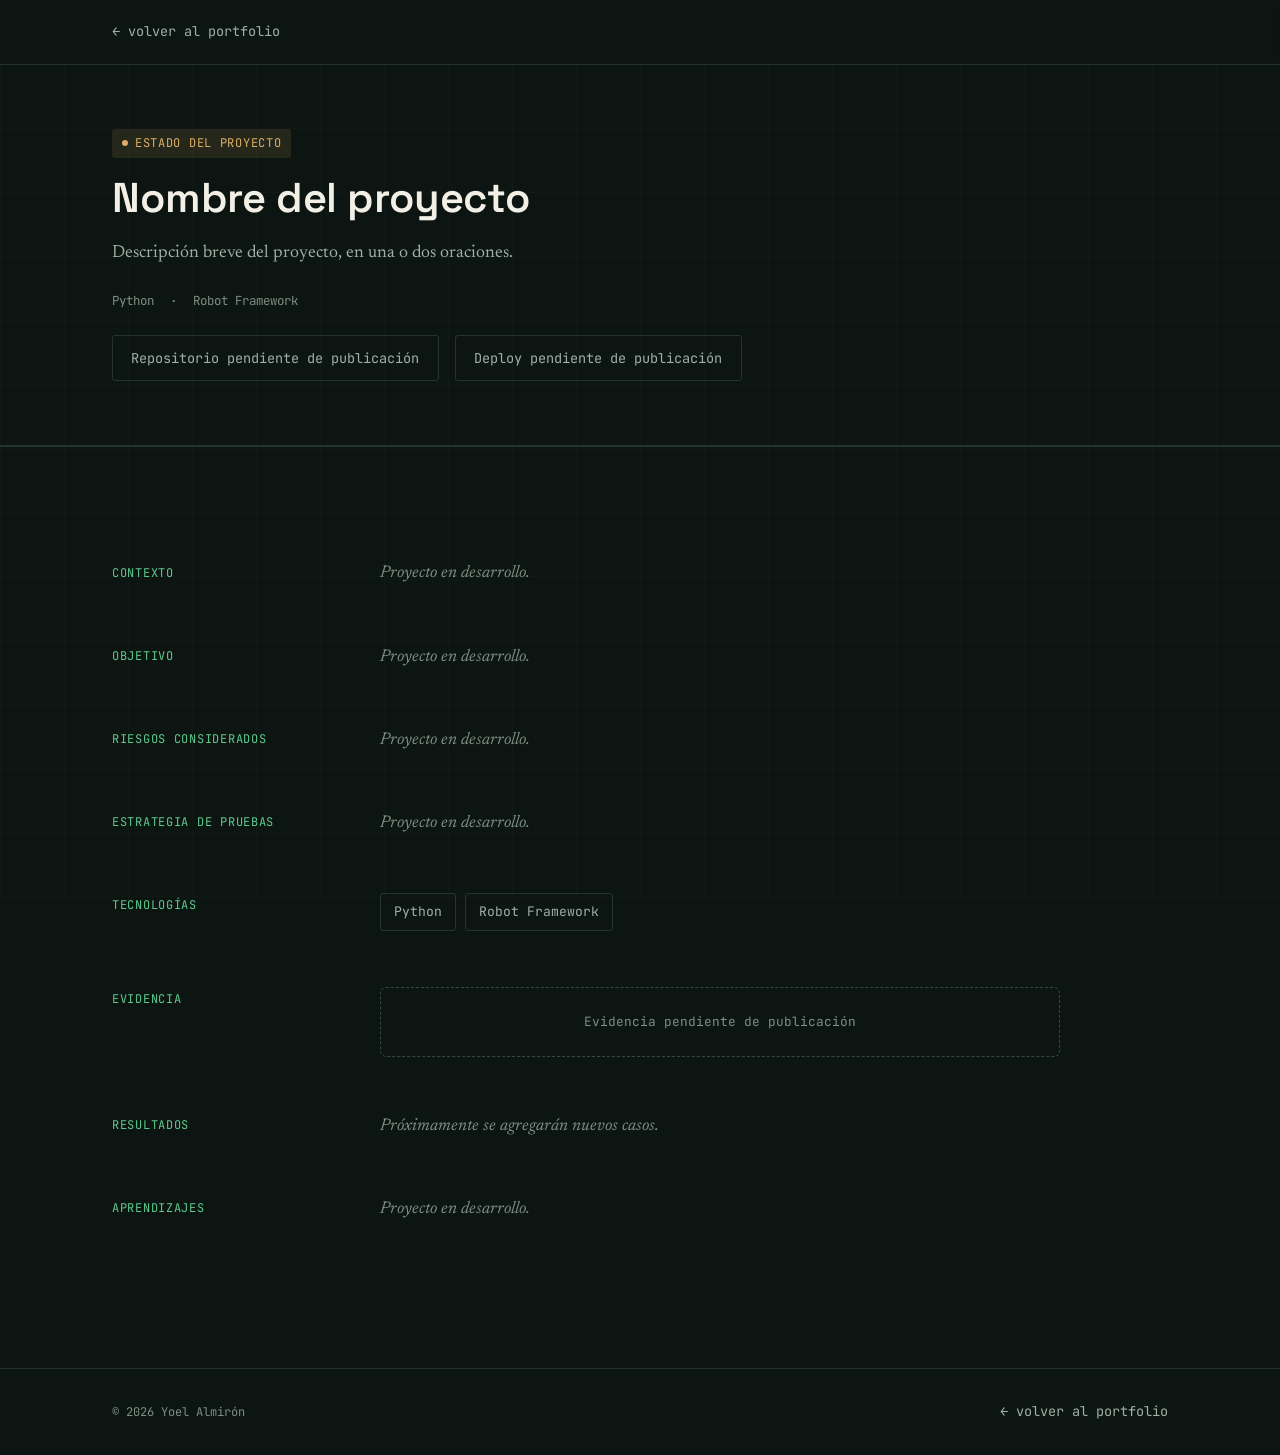
<file: projects/template/index.html>
<!DOCTYPE html>
<html lang="es">
<head>
  <meta charset="UTF-8" />
  <meta name="viewport" content="width=device-width, initial-scale=1.0" />
  <title>Nombre del proyecto — Yoel Almirón</title>
  <meta name="description" content="Detalle del proyecto: descripción breve del proyecto." />
  <link rel="icon" type="image/svg+xml" href="../../assets/favicon.svg" />

  <link rel="preconnect" href="https://fonts.googleapis.com" />
  <link rel="preconnect" href="https://fonts.gstatic.com" crossorigin />
  <link
    href="https://fonts.googleapis.com/css2?family=Space+Grotesk:wght@500;600;700&family=Newsreader:ital,opsz,wght@0,6..72,400;0,6..72,500;1,6..72,400&family=JetBrains+Mono:wght@400;500;600&display=swap"
    rel="stylesheet"
  />

  <link rel="stylesheet" href="../../styles.css" />
</head>
<body>
  <div class="bg-grid" aria-hidden="true"></div>

  <header class="site-nav">
    <nav class="wrap" aria-label="Navegación">
      <a href="../../index.html" class="nav-back">← volver al portfolio</a>
    </nav>
  </header>

  <main>
    <section class="project-hero">
      <div class="wrap">
        <span class="status status-progress">Estado del proyecto</span>
        <h1>Nombre del proyecto</h1>
        <p class="lead">Descripción breve del proyecto, en una o dos oraciones.</p>
        <div class="project-meta">
          <span>Python</span>
          <span>·</span>
          <span>Robot Framework</span>
        </div>
        <div class="btn-row" style="margin-top: 1.5rem">
          <a href="#" class="btn btn-ghost">Repositorio pendiente de publicación</a>
          <a href="#" class="btn btn-ghost">Deploy pendiente de publicación</a>
        </div>
      </div>
    </section>

    <section class="section">
      <div class="wrap">
        <dl class="detail-grid">
          <dt>Contexto</dt>
          <dd class="placeholder">Proyecto en desarrollo.</dd>

          <dt>Objetivo</dt>
          <dd class="placeholder">Proyecto en desarrollo.</dd>

          <dt>Riesgos considerados</dt>
          <dd class="placeholder">Proyecto en desarrollo.</dd>

          <dt>Estrategia de pruebas</dt>
          <dd class="placeholder">Proyecto en desarrollo.</dd>

          <dt>Tecnologías</dt>
          <dd>
            <div class="tech-grid">
              <span class="tech-tag">Python</span>
              <span class="tech-tag">Robot Framework</span>
            </div>
          </dd>

          <dt>Evidencia</dt>
          <dd>
            <div class="evidence-block">Evidencia pendiente de publicación</div>
          </dd>

          <dt>Resultados</dt>
          <dd class="placeholder">Próximamente se agregarán nuevos casos.</dd>

          <dt>Aprendizajes</dt>
          <dd class="placeholder">Proyecto en desarrollo.</dd>
        </dl>
      </div>
    </section>
  </main>

  <footer class="site-footer">
    <div class="wrap">
      <span>© <span data-year>2026</span> Yoel Almirón</span>
      <a href="../../index.html" class="nav-back">← volver al portfolio</a>
    </div>
  </footer>

  <script src="../../script.js"></script>
</body>
</html>
</file>
<file: styles.css>
/* =========================================================
   portfolio-qa / styles.css
   Design system: terminal / test-report aesthetic
   ========================================================= */

:root {
  /* Color */
  --bg: #0d1512;
  --bg-alt: #0f1a16;
  --surface: #141e1a;
  --surface-raised: #182620;
  --border: #24352d;
  --border-strong: #35493f;
  --text-primary: #f2efe6;
  --text-secondary: #9fb0a5;
  --text-muted: #7c8f83;

  --accent-pass: #5fc98d;
  --accent-pass-dim: rgba(95, 201, 141, 0.12);
  --accent-pass-hover: #70d69a;
  --accent-warn: #dcae67;
  --accent-warn-dim: rgba(220, 174, 103, 0.12);
  --accent-info: #7fa6c9;
  --accent-info-dim: rgba(127, 166, 201, 0.12);

  --nav-bg: rgba(13, 21, 18, 0.86);

  /* Type */
  --font-display: "Space Grotesk", "Segoe UI", sans-serif;
  --font-body: "Newsreader", Georgia, serif;
  --font-mono: "JetBrains Mono", "Courier New", monospace;

  /* Spacing scale (8px base) */
  --sp-1: 0.5rem;
  --sp-2: 1rem;
  --sp-3: 1.5rem;
  --sp-4: 2rem;
  --sp-5: 3rem;
  --sp-6: 4rem;
  --sp-7: 6rem;
  --sp-8: 8rem;

  --radius-sm: 3px;
  --radius-md: 6px;

  --content-max: 1120px;

  --ease: cubic-bezier(0.2, 0.7, 0.2, 1);
}

/* ---------- Tema claro ---------- */
:root[data-theme="light"] {
  --bg: #f4f6f4;
  --bg-alt: #eceef0;
  --surface: #ffffff;
  --surface-raised: #ffffff;
  --border: #d7ddd8;
  --border-strong: #b9c1ba;
  --text-primary: #14201a;
  --text-secondary: #3f4c45;
  --text-muted: #647069;

  --accent-pass: #1f8a53;
  --accent-pass-dim: rgba(31, 138, 83, 0.12);
  --accent-pass-hover: #17703f;
  --accent-warn: #9a670f;
  --accent-warn-dim: rgba(154, 103, 15, 0.12);
  --accent-info: #2c6690;
  --accent-info-dim: rgba(44, 102, 144, 0.12);

  --nav-bg: rgba(255, 255, 255, 0.86);
}

:root[data-theme="light"] .btn-primary {
  color: #f4f6f4;
}

/* ---------- Reset ---------- */
*,
*::before,
*::after {
  box-sizing: border-box;
}

html {
  scroll-behavior: smooth;
}

@media (prefers-reduced-motion: reduce) {
  html {
    scroll-behavior: auto;
  }
  *,
  *::before,
  *::after {
    animation-duration: 0.001ms !important;
    animation-iteration-count: 1 !important;
    transition-duration: 0.001ms !important;
    scroll-behavior: auto !important;
  }

  .pipeline-runner {
    display: none;
  }

  .pipeline-node {
    color: var(--accent-pass);
  }
}

body {
  margin: 0;
  background: var(--bg);
  color: var(--text-primary);
  font-family: var(--font-body);
  font-size: 1.0625rem;
  line-height: 1.6;
  -webkit-font-smoothing: antialiased;
}

img {
  max-width: 100%;
  display: block;
}

a {
  color: inherit;
}

/* ---------- Focus states ---------- */
a:focus-visible,
button:focus-visible,
.tab:focus-visible {
  outline: 2px solid var(--accent-pass);
  outline-offset: 3px;
  border-radius: var(--radius-sm);
}

/* ---------- Background texture ---------- */
.bg-grid {
  position: fixed;
  inset: 0;
  z-index: -1;
  background-image:
    linear-gradient(var(--border) 1px, transparent 1px),
    linear-gradient(90deg, var(--border) 1px, transparent 1px);
  background-size: 64px 64px;
  opacity: 0.14;
  pointer-events: none;
}

/* ---------- Layout helpers ---------- */
.wrap {
  max-width: var(--content-max);
  margin-inline: auto;
  padding-inline: var(--sp-4);
}

.section {
  padding-block: var(--sp-7);
  border-top: 1px solid var(--border);
}

.section-head {
  display: flex;
  align-items: baseline;
  justify-content: space-between;
  gap: var(--sp-3);
  margin-bottom: var(--sp-5);
  flex-wrap: wrap;
}

.eyebrow {
  font-family: var(--font-mono);
  font-size: 0.75rem;
  letter-spacing: 0.08em;
  text-transform: uppercase;
  color: var(--accent-pass);
}

.eyebrow::before {
  content: "// ";
  color: var(--text-muted);
}

h1,
h2,
h3,
h4 {
  font-family: var(--font-display);
  font-weight: 600;
  line-height: 1.15;
  margin: 0;
  letter-spacing: -0.01em;
}

h2 {
  font-size: clamp(1.6rem, 2.4vw, 2.1rem);
}

h3 {
  font-size: 1.25rem;
}

p {
  color: var(--text-secondary);
  max-width: 62ch;
}

.section-desc {
  font-size: 1rem;
  color: var(--text-muted);
  margin: 0;
}

/* ---------- Nav ---------- */
.site-nav {
  position: sticky;
  top: 0;
  z-index: 20;
  background: var(--nav-bg);
  backdrop-filter: blur(6px);
  border-bottom: 1px solid var(--border);
}

.site-nav .wrap {
  display: flex;
  align-items: center;
  justify-content: space-between;
  height: 64px;
  position: relative;
}

.brand {
  font-family: var(--font-mono);
  font-size: 0.95rem;
  text-decoration: none;
  color: var(--text-primary);
  display: flex;
  align-items: center;
  gap: 0.5rem;
}

.brand .dot {
  width: 8px;
  height: 8px;
  border-radius: 50%;
  background: var(--accent-pass);
  box-shadow: 0 0 0 3px var(--accent-pass-dim);
}

.nav-links {
  display: flex;
  gap: var(--sp-4);
  list-style: none;
  margin: 0;
  padding: 0;
  font-family: var(--font-mono);
  font-size: 0.85rem;
}

.nav-links a {
  text-decoration: none;
  color: var(--text-secondary);
  transition: color 0.15s var(--ease);
}

.nav-links a:hover {
  color: var(--accent-pass);
}

.nav-back {
  font-family: var(--font-mono);
  font-size: 0.85rem;
  text-decoration: none;
  color: var(--text-secondary);
  display: inline-flex;
  align-items: center;
  gap: 0.4rem;
  transition: color 0.15s var(--ease);
}

.nav-back:hover {
  color: var(--accent-pass);
}

.nav-controls {
  display: flex;
  align-items: center;
  gap: 0.5rem;
}

.nav-right {
  display: flex;
  align-items: center;
  gap: var(--sp-3);
}

.lang-toggle,
.theme-toggle {
  background: transparent;
  border: 1px solid var(--border-strong);
  color: var(--text-secondary);
  font-family: var(--font-mono);
  font-size: 0.95rem;
  line-height: 1;
  padding: 0.4rem 0.5rem;
  border-radius: var(--radius-sm);
  cursor: pointer;
  transition: color 0.15s var(--ease), border-color 0.15s var(--ease);
}

.lang-toggle:hover,
.theme-toggle:hover {
  color: var(--accent-pass);
  border-color: var(--accent-pass);
}

.lang-toggle.is-active {
  color: var(--accent-pass);
  border-color: var(--accent-pass);
}

.theme-toggle {
  font-size: 0.85rem;
  line-height: 1;
  padding: 0.3rem 0.5rem;
}

.nav-toggle {
  display: none;
  background: transparent;
  border: 1px solid var(--border-strong);
  color: var(--text-primary);
  font-family: var(--font-mono);
  font-size: 0.8rem;
  padding: 0.5rem 0.75rem;
  border-radius: var(--radius-sm);
  cursor: pointer;
}

/* ---------- Buttons ---------- */
.btn {
  display: inline-flex;
  align-items: center;
  gap: 0.5rem;
  font-family: var(--font-mono);
  font-size: 0.85rem;
  text-decoration: none;
  padding: 0.7rem 1.15rem;
  border-radius: var(--radius-sm);
  border: 1px solid var(--border-strong);
  color: var(--text-primary);
  transition: border-color 0.15s var(--ease), background 0.15s var(--ease), transform 0.1s var(--ease);
  background: transparent;
  cursor: pointer;
}

.btn:hover {
  border-color: var(--accent-pass);
  transform: translateY(-1px);
}

.btn-primary {
  background: var(--accent-pass);
  border-color: var(--accent-pass);
  color: #0b1410;
  font-weight: 600;
}

.btn-primary:hover {
  background: var(--accent-pass-hover);
  border-color: var(--accent-pass-hover);
}

.btn-ghost {
  border-color: var(--border);
  color: var(--text-secondary);
}

.btn-ghost:hover {
  color: var(--text-primary);
}

.btn-row {
  display: flex;
  flex-wrap: wrap;
  gap: var(--sp-2);
}

/* ---------- Status badges ---------- */
.status {
  font-family: var(--font-mono);
  font-size: 0.75rem;
  text-transform: uppercase;
  letter-spacing: 0.06em;
  display: inline-flex;
  align-items: center;
  gap: 0.45rem;
  padding: 0.3rem 0.6rem;
  border-radius: var(--radius-sm);
  white-space: nowrap;
}

.status::before {
  content: "";
  width: 6px;
  height: 6px;
  border-radius: 50%;
}

.status-pass {
  color: var(--accent-pass);
  background: var(--accent-pass-dim);
}
.status-pass::before {
  background: var(--accent-pass);
}

.status-progress {
  color: var(--accent-warn);
  background: var(--accent-warn-dim);
}
.status-progress::before {
  background: var(--accent-warn);
}

.status-info {
  color: var(--accent-info);
  background: var(--accent-info-dim);
}
.status-info::before {
  background: var(--accent-info);
}

/* ---------- Hero ---------- */
.hero {
  padding-top: var(--sp-7);
  padding-bottom: var(--sp-7);
}

.hero .wrap {
  display: grid;
  grid-template-columns: 1.1fr 0.9fr;
  gap: var(--sp-6);
  align-items: center;
}

.hero-kicker {
  font-family: var(--font-mono);
  font-size: 0.85rem;
  color: var(--text-muted);
  margin-bottom: var(--sp-2);
}

.hero-kicker strong {
  color: var(--text-primary);
  font-weight: 600;
}

.hero h1 {
  font-size: clamp(2.1rem, 4.2vw, 3.4rem);
  margin-bottom: var(--sp-3);
}

.lead {
  font-size: 1.1rem;
}

.hero p.lead {
  font-size: 1.15rem;
  margin-bottom: var(--sp-4);
}

/* terminal panel */
.terminal {
  background: var(--surface);
  border: 1px solid var(--border-strong);
  border-radius: var(--radius-md);
  overflow: hidden;
  box-shadow: 0 20px 60px -30px rgba(0, 0, 0, 0.6);
  transition: box-shadow 0.4s var(--ease), border-color 0.4s var(--ease);
}

.terminal.is-running {
  border-color: var(--accent-pass);
  box-shadow: 0 20px 60px -30px rgba(0, 0, 0, 0.6), 0 0 0 1px var(--accent-pass-dim),
    0 0 24px -4px var(--accent-pass-dim);
}

.terminal-bar {
  display: flex;
  align-items: center;
  gap: 0.5rem;
  padding: 0.65rem 0.9rem;
  background: var(--surface-raised);
  border-bottom: 1px solid var(--border);
  font-family: var(--font-mono);
  font-size: 0.75rem;
  color: var(--text-muted);
}

.terminal-bar .tdot {
  width: 9px;
  height: 9px;
  border-radius: 50%;
  background: var(--border-strong);
}

.terminal-body {
  font-family: var(--font-mono);
  font-size: 0.82rem;
  padding: var(--sp-3);
  color: var(--text-secondary);
  line-height: 1.75;
}

.terminal-body .prompt {
  color: var(--accent-info);
}

.terminal-body .cmd {
  color: var(--text-primary);
}

.term-cmd-line {
  display: flex;
  align-items: center;
  gap: 0.3rem;
}

.terminal-line {
  display: flex;
  justify-content: space-between;
  gap: var(--sp-2);
}

.terminal-line .name {
  color: var(--text-secondary);
}

.test-status {
  font-weight: 600;
  color: var(--text-muted);
  transition: color 0.2s var(--ease);
}

.test-status.is-running {
  color: var(--accent-warn);
  animation: pulse-status 0.9s ease-in-out infinite;
}

.test-status.is-pass {
  color: var(--accent-pass);
  animation: none;
}

@keyframes pulse-status {
  0%,
  100% {
    opacity: 1;
  }
  50% {
    opacity: 0.35;
  }
}

.terminal-summary {
  margin-top: var(--sp-2);
  padding-top: var(--sp-2);
  border-top: 1px dashed var(--border);
  color: var(--text-muted);
}

.terminal-summary.is-done {
  animation: summary-flash 0.7s ease;
}

@keyframes summary-flash {
  0% {
    color: var(--text-muted);
  }
  35% {
    color: var(--accent-pass);
  }
  100% {
    color: var(--text-muted);
  }
}

.terminal-summary .ok {
  color: var(--accent-pass);
}

.blink {
  display: inline-block;
  width: 7px;
  height: 1.1em;
  background: var(--accent-pass);
  vertical-align: text-bottom;
  animation: blink 1.1s step-end infinite;
}

@keyframes blink {
  50% {
    opacity: 0;
  }
}

.illustrative-tag {
  margin-top: var(--sp-2);
  font-family: var(--font-mono);
  font-size: 0.68rem;
  color: var(--text-muted);
  letter-spacing: 0.04em;
}

/* ---------- Pipeline strip (automation motif) ---------- */
.pipeline {
  display: flex;
  align-items: center;
  gap: var(--sp-3);
  padding: 0.7rem 0.9rem;
  border-top: 1px solid var(--border);
  background: var(--surface-raised);
  font-family: var(--font-mono);
  font-size: 0.68rem;
}

.pipeline-label {
  color: var(--text-muted);
  text-transform: uppercase;
  letter-spacing: 0.06em;
  white-space: nowrap;
}

.pipeline-track {
  position: relative;
  flex: 1;
  display: flex;
  justify-content: space-between;
  align-items: center;
  height: 1.4em;
}

.pipeline-track::before {
  content: "";
  position: absolute;
  top: 50%;
  left: 0;
  right: 0;
  height: 1px;
  background: var(--border-strong);
  transform: translateY(-50%);
}

.pipeline-node {
  position: relative;
  z-index: 1;
  background: var(--surface-raised);
  padding-inline: 0.4rem;
  color: var(--text-muted);
  animation: node-flash 4s linear infinite;
}

.pipeline-runner {
  position: absolute;
  top: 50%;
  left: 0;
  width: 6px;
  height: 6px;
  border-radius: 50%;
  background: var(--accent-pass);
  box-shadow: 0 0 8px 2px var(--accent-pass-dim);
  transform: translate(-50%, -50%);
  animation: run-pipeline 4s linear infinite;
}

@keyframes run-pipeline {
  0% {
    left: 0%;
    opacity: 0;
  }
  4% {
    opacity: 1;
  }
  96% {
    opacity: 1;
  }
  100% {
    left: 100%;
    opacity: 0;
  }
}

@keyframes node-flash {
  0%,
  40%,
  60%,
  100% {
    color: var(--text-muted);
  }
  50% {
    color: var(--accent-pass);
  }
}

/* ---------- About ---------- */
.about-grid {
  display: grid;
  grid-template-columns: 200px 1fr;
  gap: var(--sp-5);
}

.about-grid .label-col {
  font-family: var(--font-mono);
  font-size: 0.75rem;
  color: var(--text-muted);
  text-transform: uppercase;
  letter-spacing: 0.06em;
  border-left: 2px solid var(--accent-pass);
  padding-left: var(--sp-2);
  height: fit-content;
}

.about-grid p {
  max-width: 68ch;
  font-size: 1.05rem;
}

.about-grid p + p {
  margin-top: var(--sp-2);
}

/* ---------- Tech grid ---------- */
.tech-grid {
  display: flex;
  flex-wrap: wrap;
  gap: 0.6rem;
}

.tech-tag {
  font-family: var(--font-mono);
  font-size: 0.82rem;
  color: var(--text-secondary);
  border: 1px solid var(--border);
  padding: 0.45rem 0.8rem;
  border-radius: var(--radius-sm);
  transition: border-color 0.15s var(--ease), color 0.15s var(--ease);
}

.tech-tag:hover {
  border-color: var(--accent-pass);
  color: var(--accent-pass);
}

/* ---------- Projects ---------- */
.project-list {
  display: grid;
  grid-template-columns: 1fr;
  gap: var(--sp-3);
}

.project-card {
  border: 1px solid var(--border);
  border-radius: var(--radius-md);
  padding: var(--sp-4);
  display: grid;
  grid-template-columns: 1fr auto;
  gap: var(--sp-3);
  align-items: start;
  transition: border-color 0.15s var(--ease), background 0.15s var(--ease);
  background: var(--bg);
}

.project-card:hover {
  border-color: var(--border-strong);
  background: var(--surface);
}

.project-card.featured {
  grid-template-columns: 1fr;
  padding: var(--sp-5);
  background: var(--surface);
  border-color: var(--border-strong);
}

.project-card.featured .project-head {
  display: flex;
  justify-content: space-between;
  align-items: center;
  gap: var(--sp-3);
  flex-wrap: wrap;
}

.project-index {
  font-family: var(--font-mono);
  font-size: 0.72rem;
  color: var(--text-muted);
  display: block;
  margin-bottom: 0.35rem;
}

.project-card h3 {
  margin-bottom: 0.4rem;
}

.project-card.featured h3 {
  font-size: 1.6rem;
}

.project-desc {
  font-size: 0.98rem;
  margin-bottom: var(--sp-2);
}

.project-tech {
  display: flex;
  flex-wrap: wrap;
  gap: 0.4rem;
  margin-bottom: var(--sp-2);
}

.project-tech span {
  font-family: var(--font-mono);
  font-size: 0.7rem;
  color: var(--text-muted);
  border: 1px solid var(--border);
  padding: 0.2rem 0.5rem;
  border-radius: var(--radius-sm);
}

.project-links {
  display: flex;
  flex-wrap: wrap;
  gap: 0.5rem;
  font-family: var(--font-mono);
  font-size: 0.78rem;
}

.project-links a {
  text-decoration: none;
  color: var(--accent-info);
  border-bottom: 1px solid transparent;
  transition: border-color 0.15s var(--ease);
}

.project-links a:hover {
  border-color: var(--accent-info);
}

.project-links .disabled {
  color: var(--text-muted);
  cursor: default;
}

.project-status-col {
  display: flex;
  flex-direction: column;
  align-items: flex-end;
  gap: var(--sp-2);
}

/* ---------- Education ---------- */
.edu-list {
  display: flex;
  flex-direction: column;
  gap: var(--sp-3);
}

.edu-block {
  display: grid;
  grid-template-columns: 1fr auto;
  gap: var(--sp-4);
  align-items: center;
  border: 1px solid var(--border);
  border-radius: var(--radius-md);
  padding: var(--sp-4);
}

.edu-block-single {
  grid-template-columns: 1fr;
}

.edu-source {
  font-family: var(--font-mono);
  font-size: 0.75rem;
  color: var(--text-muted);
  text-transform: uppercase;
  letter-spacing: 0.06em;
  margin-bottom: 0.3rem;
}

/* ---------- Contact ---------- */
.contact {
  text-align: left;
}

.contact h2 {
  font-size: clamp(1.7rem, 3vw, 2.4rem);
  margin-bottom: var(--sp-3);
  max-width: 20ch;
}

.contact-links {
  display: flex;
  flex-wrap: wrap;
  gap: var(--sp-3);
  font-family: var(--font-mono);
  font-size: 0.9rem;
}

.contact-links a {
  text-decoration: none;
  color: var(--text-primary);
  border-bottom: 1px solid var(--border-strong);
  padding-bottom: 2px;
  transition: color 0.15s var(--ease), border-color 0.15s var(--ease);
}

.contact-links a:hover {
  color: var(--accent-pass);
  border-color: var(--accent-pass);
}

/* ---------- Footer ---------- */
.site-footer {
  border-top: 1px solid var(--border);
  padding-block: var(--sp-4);
}

.site-footer .wrap {
  display: flex;
  justify-content: space-between;
  align-items: center;
  flex-wrap: wrap;
  gap: var(--sp-2);
  font-family: var(--font-mono);
  font-size: 0.75rem;
  color: var(--text-muted);
}

/* ---------- Reveal on scroll ---------- */
.reveal {
  opacity: 0;
  transform: translateY(14px);
  transition: opacity 0.5s var(--ease), transform 0.5s var(--ease);
}

.reveal.is-visible {
  opacity: 1;
  transform: translateY(0);
}

@media (prefers-reduced-motion: reduce) {
  .reveal {
    opacity: 1;
    transform: none;
  }
}

/* ---------- Internal project page ---------- */
.project-hero {
  padding-top: var(--sp-6);
  padding-bottom: var(--sp-6);
  border-bottom: 1px solid var(--border);
}

.project-hero .status {
  margin-bottom: var(--sp-2);
}

.project-hero h1 {
  font-size: clamp(1.8rem, 3.6vw, 2.6rem);
  margin-bottom: var(--sp-2);
}

.project-hero .lead {
  margin-bottom: 0;
}

.project-meta {
  display: flex;
  flex-wrap: wrap;
  gap: var(--sp-2);
  font-family: var(--font-mono);
  font-size: 0.78rem;
  color: var(--text-muted);
  margin-top: var(--sp-3);
}

.detail-grid {
  display: grid;
  grid-template-columns: 220px 1fr;
  gap: var(--sp-3) var(--sp-5);
}

.detail-grid dt {
  font-family: var(--font-mono);
  font-size: 0.75rem;
  text-transform: uppercase;
  letter-spacing: 0.06em;
  color: var(--accent-pass);
  padding-top: 0.2rem;
}

.detail-grid dd {
  margin: 0 0 var(--sp-4) 0;
  color: var(--text-secondary);
  max-width: 68ch;
}

.detail-grid dd.placeholder {
  color: var(--text-muted);
  font-style: italic;
}

.evidence-block {
  border: 1px dashed var(--border-strong);
  border-radius: var(--radius-md);
  padding: var(--sp-3);
  font-family: var(--font-mono);
  font-size: 0.8rem;
  color: var(--text-muted);
  text-align: center;
}

/* ---------- Responsive ---------- */
@media (max-width: 1080px) {
  .hero .wrap {
    grid-template-columns: 1fr;
  }
  .about-grid,
  .detail-grid {
    grid-template-columns: 1fr;
  }
  .about-grid .label-col,
  .detail-grid dt {
    border-left: none;
    padding-left: 0;
  }
}

@media (max-width: 720px) {
  .section {
    padding-block: var(--sp-5);
  }

  .nav-links {
    position: absolute;
    top: 64px;
    left: 0;
    right: 0;
    flex-direction: column;
    background: var(--bg);
    border-bottom: 1px solid var(--border);
    padding: var(--sp-3) var(--sp-4);
    gap: var(--sp-2);
    display: none;
  }

  .nav-links.is-open {
    display: flex;
  }

  .nav-toggle {
    display: inline-block;
  }

  .brand {
    font-size: 0.78rem;
  }

  .nav-right {
    gap: 0.4rem;
  }

  .nav-controls {
    gap: 0.4rem;
  }

  .lang-toggle,
  .theme-toggle {
    padding: 0.35rem 0.45rem;
    font-size: 0.85rem;
  }

  .project-card {
    grid-template-columns: 1fr;
  }

  .project-status-col {
    flex-direction: row;
    align-items: center;
    justify-content: space-between;
  }

  .project-card.featured .project-head {
    flex-direction: column;
    align-items: flex-start;
  }

  .edu-block {
    grid-template-columns: 1fr;
  }

  .btn-row {
    flex-direction: column;
    align-items: stretch;
  }

  .btn {
    justify-content: center;
  }

  .contact-links {
    flex-direction: column;
    gap: var(--sp-2);
  }

  .pipeline {
    gap: var(--sp-2);
    font-size: 0.62rem;
    padding: 0.6rem 0.7rem;
  }

  .pipeline-label {
    display: none;
  }

  .terminal-body {
    font-size: 0.7rem;
    padding: var(--sp-2);
  }

  .terminal-line {
    gap: 0.4rem;
  }
}
</file>
<file: assets/game/qa-game.css>
/* ============================================================
   QA DEFENSE — minijuego integrado al portfolio
   Reusa las variables de diseño de styles.css (colores, fuentes,
   spacing, radius) para que se sienta parte del sitio y no un
   arcade pegado encima.
   ============================================================ */

:root {
  --qa-danger: #d97757;
  --qa-danger-dim: rgba(217, 119, 87, 0.14);
  --qa-shield: var(--accent-pass);
}

/* ---------- Botón flotante de activación ---------- */
.qa-game-launcher {
  position: fixed;
  right: var(--sp-3);
  bottom: var(--sp-3);
  z-index: 900;
  font-family: var(--font-mono);
  font-size: 0.85rem;
  font-weight: 600;
  letter-spacing: 0.01em;
  display: inline-flex;
  align-items: center;
  gap: 0.6rem;
  padding: 0.85rem 1.3rem;
  background: var(--accent-pass);
  border: 1px solid var(--accent-pass);
  border-radius: var(--radius-md);
  color: #0d1512;
  cursor: pointer;
  box-shadow: 0 8px 28px rgba(95, 201, 141, 0.35), 0 0 0 0 rgba(95, 201, 141, 0.5);
  animation: qa-launcher-breathe 2.4s ease-in-out infinite;
  transition: transform 0.15s var(--ease), box-shadow 0.15s var(--ease);
}

.qa-game-launcher:hover {
  transform: translateY(-3px) scale(1.03);
  box-shadow: 0 12px 34px rgba(95, 201, 141, 0.5);
}

@keyframes qa-launcher-breathe {
  0%, 100% { box-shadow: 0 8px 28px rgba(95, 201, 141, 0.35), 0 0 0 0 rgba(95, 201, 141, 0.45); }
  50% { box-shadow: 0 8px 28px rgba(95, 201, 141, 0.35), 0 0 0 10px rgba(95, 201, 141, 0); }
}

.qa-game-launcher .pulse {
  width: 8px;
  height: 8px;
  border-radius: 50%;
  background: #0d1512;
}

/* ---------- Overlay del juego ---------- */
.qa-game-overlay {
  position: fixed;
  inset: 0;
  z-index: 950;
  display: none;
}

.qa-game-overlay.active {
  display: block;
}

.qa-game-overlay canvas {
  position: absolute;
  inset: 0;
  width: 100%;
  height: 100%;
  cursor: crosshair;
}

/* ---------- HUD ---------- */
.qa-hud {
  position: fixed;
  top: var(--sp-2);
  left: 50%;
  transform: translateX(-50%);
  z-index: 960;
  width: min(720px, calc(100% - 2rem));
  background: var(--surface-raised);
  border: 1px solid var(--border-strong);
  border-radius: var(--radius-md);
  padding: var(--sp-2) var(--sp-3);
  font-family: var(--font-mono);
  color: var(--text-primary);
  display: grid;
  gap: 0.6rem;
  box-shadow: 0 12px 32px rgba(0, 0, 0, 0.55);
}

.qa-hud-system-row {
  font-size: 0.75rem;
  padding-bottom: 0.5rem;
  border-bottom: 1px dashed var(--border);
}

.qa-hud-system-label {
  color: var(--text-muted);
}

.qa-hud-system-name {
  color: var(--text-primary);
  font-weight: 600;
}

.qa-hud-system-status {
  margin-left: auto;
  padding: 0.1rem 0.5rem;
  border-radius: 999px;
  font-size: 0.65rem;
  letter-spacing: 0.04em;
  border: 1px solid var(--border-strong);
}

.qa-hud-system-status.estable {
  color: var(--accent-pass);
  border-color: var(--accent-pass);
}

.qa-hud-system-status.degradado {
  color: var(--accent-warn);
  border-color: var(--accent-warn);
}

.qa-hud-system-status.caido {
  color: var(--qa-danger);
  border-color: var(--qa-danger);
  animation: qa-pulse-danger 1s infinite;
}

@keyframes qa-pulse-danger {
  0%, 100% { opacity: 1; }
  50% { opacity: 0.55; }
}

.qa-hud-row {
  display: flex;
  align-items: center;
  gap: 0.75rem;
  font-size: 0.75rem;
}

.qa-hud-label {
  color: var(--text-muted);
  min-width: 130px;
  text-transform: uppercase;
  letter-spacing: 0.06em;
  font-size: 0.68rem;
}

.qa-bar-track {
  flex: 1;
  height: 8px;
  border-radius: 999px;
  background: var(--surface);
  border: 1px solid var(--border);
  overflow: hidden;
}

.qa-bar-fill {
  height: 100%;
  border-radius: 999px;
  transition: width 0.25s var(--ease), background 0.25s var(--ease);
}

.qa-hud-value {
  min-width: 3.5rem;
  text-align: right;
  font-variant-numeric: tabular-nums;
}

.qa-hud-controls {
  display: flex;
  flex-wrap: wrap;
  align-items: center;
  justify-content: space-between;
  gap: 0.5rem;
  padding-top: 0.35rem;
  border-top: 1px dashed var(--border);
  font-size: 0.68rem;
  color: var(--text-muted);
}

.qa-hud-controls kbd {
  font-family: var(--font-mono);
  background: var(--surface);
  border: 1px solid var(--border-strong);
  border-radius: 3px;
  padding: 0.05rem 0.35rem;
  color: var(--text-secondary);
}

.qa-hud-actions {
  display: flex;
  gap: 0.5rem;
}

.qa-hud-btn {
  font-family: var(--font-mono);
  font-size: 0.72rem;
  padding: 0.35rem 0.7rem;
  border-radius: var(--radius-sm);
  border: 1px solid var(--border-strong);
  background: var(--surface-raised);
  color: var(--text-primary);
  cursor: pointer;
  transition: border-color 0.15s var(--ease), color 0.15s var(--ease);
}

.qa-hud-btn:hover {
  border-color: var(--qa-shield);
  color: var(--qa-shield);
}

.qa-hud-btn.exit:hover {
  border-color: var(--qa-danger);
  color: var(--qa-danger);
}

/* ---------- Popups flotantes (assertions / snippets) ---------- */
.qa-float {
  position: fixed;
  z-index: 970;
  font-family: var(--font-mono);
  font-size: 0.72rem;
  padding: 0.25rem 0.55rem;
  border-radius: var(--radius-sm);
  border: 1px solid var(--border-strong);
  background: rgba(15, 26, 22, 0.92);
  pointer-events: none;
  white-space: nowrap;
  animation: qa-float-up 1.1s var(--ease) forwards;
}

.qa-float.pass {
  color: var(--accent-pass);
  border-color: var(--accent-pass);
}

.qa-float.snippet {
  color: var(--accent-info);
  border-color: var(--accent-info);
}

.qa-float.cicd {
  color: var(--accent-info);
  border-color: var(--accent-info);
  font-weight: 600;
}

.qa-float.warn {
  color: var(--qa-danger);
  border-color: var(--qa-danger);
  font-weight: 600;
}

@keyframes qa-float-up {
  0% { opacity: 0; transform: translateY(6px) scale(0.95); }
  15% { opacity: 1; transform: translateY(0) scale(1); }
  80% { opacity: 1; }
  100% { opacity: 0; transform: translateY(-26px) scale(0.98); }
}

/* ---------- Daño sobre elementos reales del DOM ---------- */
.qa-hit-shake {
  animation: qa-shake 0.35s var(--ease);
}

@keyframes qa-shake {
  0%, 100% { transform: translate(0, 0) rotate(0deg); }
  20% { transform: translate(-3px, 2px) rotate(-1deg); }
  40% { transform: translate(3px, -2px) rotate(1deg); }
  60% { transform: translate(-2px, -1px) rotate(-0.6deg); }
  80% { transform: translate(2px, 1px) rotate(0.6deg); }
}

.qa-damaged-1 {
  filter: saturate(0.85) contrast(1.02);
}

.qa-damaged-2 {
  filter: saturate(0.6) hue-rotate(-4deg) contrast(1.05);
}

.qa-damaged-3 {
  filter: saturate(0.35) hue-rotate(-8deg) contrast(1.1);
  animation: qa-glitch 2.2s infinite;
}

@keyframes qa-glitch {
  0%, 92%, 100% { transform: translate(0, 0) skewX(0deg); }
  93% { transform: translate(-2px, 1px) skewX(1deg); }
  95% { transform: translate(2px, -1px) skewX(-1deg); }
  97% { transform: translate(-1px, 0) skewX(0.5deg); }
}

.qa-screen-shake {
  animation: qa-screen-shake 0.4s var(--ease);
}

@keyframes qa-screen-shake {
  0%, 100% { transform: translate(0, 0); }
  25% { transform: translate(-4px, 3px); }
  50% { transform: translate(4px, -3px); }
  75% { transform: translate(-3px, -2px); }
}

.qa-shield-restored {
  animation: qa-restore-flash 0.5s var(--ease);
}

@keyframes qa-restore-flash {
  0% { box-shadow: 0 0 0 0 rgba(95, 201, 141, 0.6); }
  100% { box-shadow: 0 0 0 18px rgba(95, 201, 141, 0); }
}

/* ---------- Modal de fin de partida ---------- */
.qa-end-modal {
  position: fixed;
  inset: 0;
  z-index: 980;
  display: flex;
  align-items: center;
  justify-content: center;
  background: rgba(13, 21, 18, 0.72);
  backdrop-filter: blur(3px);
}

.qa-end-card {
  max-width: 480px;
  margin: 1rem;
  padding: var(--sp-4);
  border-radius: var(--radius-md);
  background: var(--surface-raised);
  border: 1px solid var(--border-strong);
  font-family: var(--font-mono);
  text-align: center;
}

.qa-end-card h2 {
  font-family: var(--font-display);
  font-size: 1.3rem;
  margin: 0 0 0.75rem;
}

.qa-end-card.win {
  border-color: var(--accent-pass);
}

.qa-end-card.lose {
  border-color: var(--qa-danger);
}

.qa-end-card p {
  font-size: 0.8rem;
  color: var(--text-secondary);
  line-height: 1.5;
  margin: 0 0 1.25rem;
}

.qa-end-actions {
  display: flex;
  gap: 0.6rem;
  justify-content: center;
}

/* ---------- Controles táctiles (mobile) ---------- */
.qa-mobile-controls {
  display: none;
  position: fixed;
  left: 0;
  right: 0;
  bottom: 0;
  z-index: 965;
  padding: 1rem;
  padding-bottom: max(1rem, env(safe-area-inset-bottom));
  justify-content: space-between;
  align-items: flex-end;
  pointer-events: none;
}

.qa-mobile-controls.active {
  display: flex;
}

.qa-dpad {
  display: grid;
  grid-template-columns: repeat(3, 52px);
  grid-template-rows: repeat(2, 52px);
  gap: 0.4rem;
  pointer-events: auto;
}

.qa-dpad-btn {
  display: flex;
  align-items: center;
  justify-content: center;
  background: rgba(24, 38, 32, 0.85);
  border: 1px solid var(--border-strong);
  border-radius: var(--radius-md);
  color: var(--text-primary);
  font-size: 1.3rem;
  user-select: none;
  -webkit-user-select: none;
  touch-action: none;
}

.qa-dpad-btn:active,
.qa-dpad-btn.is-pressed {
  background: var(--accent-pass-dim);
  border-color: var(--accent-pass);
  color: var(--accent-pass);
}

.qa-dpad-rotate-left { grid-column: 1; grid-row: 2; }
.qa-dpad-thrust { grid-column: 2; grid-row: 1; }
.qa-dpad-rotate-right { grid-column: 3; grid-row: 2; }
.qa-dpad-brake { grid-column: 2; grid-row: 2; }

.qa-mobile-actions {
  display: flex;
  flex-direction: column;
  gap: 0.6rem;
  pointer-events: auto;
}

.qa-action-btn {
  width: 64px;
  height: 64px;
  border-radius: 50%;
  display: flex;
  align-items: center;
  justify-content: center;
  font-size: 1.5rem;
  border: 1px solid var(--border-strong);
  background: rgba(24, 38, 32, 0.85);
  color: var(--text-primary);
  user-select: none;
  -webkit-user-select: none;
  touch-action: none;
}

.qa-action-btn.shoot:active,
.qa-action-btn.shoot.is-pressed {
  background: var(--accent-warn-dim);
  border-color: var(--accent-warn);
  color: var(--accent-warn);
}

.qa-action-btn.cicd:active,
.qa-action-btn.cicd.is-pressed {
  background: var(--accent-info-dim);
  border-color: var(--accent-info);
  color: var(--accent-info);
}

@media (hover: hover) and (pointer: fine) {
  .qa-mobile-controls {
    display: none !important;
  }
}

/* ---------- Reduced motion ---------- */
@media (prefers-reduced-motion: reduce) {
  .qa-hit-shake,
  .qa-damaged-3,
  .qa-screen-shake,
  .qa-shield-restored,
  .qa-hud-system-status.caido,
  .qa-game-launcher {
    animation: none !important;
  }
}

@media (max-width: 640px) {
  .qa-game-launcher span.label {
    display: none;
  }
  .qa-game-launcher {
    padding: 0.85rem;
    gap: 0.4rem;
  }
  .qa-game-launcher .icon {
    font-size: 1.3rem;
    line-height: 1;
  }
  .qa-hud {
    top: 0.5rem;
    width: calc(100% - 1rem);
    padding: 0.6rem 0.75rem;
    gap: 0.4rem;
  }
  .qa-hud-label {
    min-width: 90px;
  }
  .qa-hud-row {
    font-size: 0.68rem;
  }
  .qa-hud-row[style*="font-size"] {
    font-size: 0.62rem !important;
    row-gap: 0.2rem;
  }
  .qa-hud-controls {
    font-size: 0.6rem;
  }
  .qa-hud-controls kbd {
    display: none;
  }
  .qa-hud-actions {
    flex-wrap: wrap;
  }
  .qa-hud-btn {
    font-size: 0.62rem;
    padding: 0.3rem 0.5rem;
  }
}

@media (max-width: 420px) {
  .qa-hud-row[style*="font-size"] span {
    display: block;
  }
}
</file>
